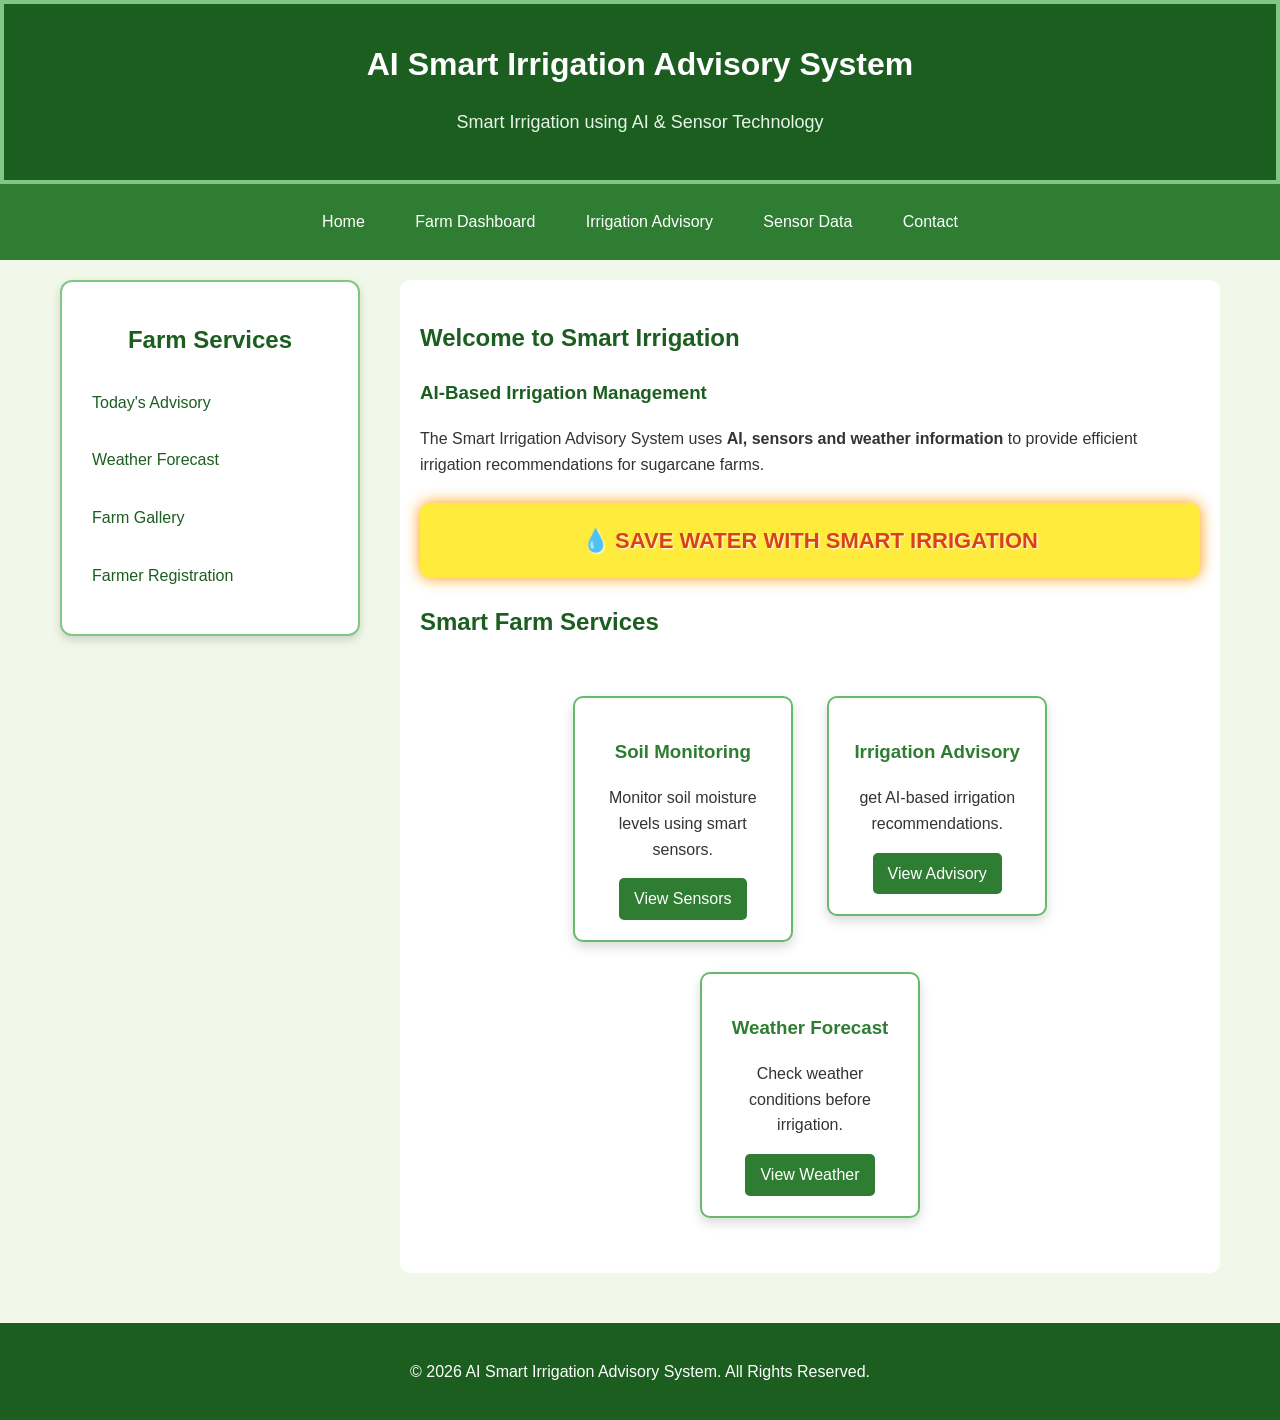
<file: index.html>
<!DOCTYPE html>
<html lang="en">

<head>

    <meta charset="UTF-8">

    <meta name="viewport"
          content="width=device-width, initial-scale=1.0">

    <title>AI Smart Irrigation Advisory System</title>

    <!-- EXTERNAL CSS -->

    <link rel="stylesheet" href="style.css">

    <link rel="stylesheet" href="layout.css">


    <!-- INTERNAL CSS -->

    <style>

        /* TASK 2: NAVIGATION MENU */

        nav ul {
            list-style-type: none;
            padding: 0;
            margin: 0;
            text-align: center;
        }

        nav li {
            display: inline-block;
            margin: 5px;
        }

        nav a {
            display: inline-block;
            color: white;
            background-color: #2e7d32;
            padding: 10px 18px;
            text-decoration: none;
            border-radius: 5px;
        }

        nav a:hover {
            background-color: #f9a825;
            color: black;
            text-decoration: underline;
        }

    </style>

</head>


<body>


<!-- =================================================
     TASK 1: INLINE CSS
     ================================================= -->

<header style="
    background-color: #1b5e20;
    color: white;
    padding: 25px;
    border: 4px solid #81c784;
    text-align: center;
">

    <h1 style="
        color: white;
        margin: 10px;
    ">

        AI Smart Irrigation Advisory System

    </h1>


    <p style="
        color: #e8f5e9;
        text-align: center;
        font-size: 18px;
    ">

        Smart Irrigation using AI &amp; Sensor Technology

    </p>

</header>


<!-- NAVIGATION -->

<nav>

    <ul>

        <li>
            <a href="index.html">Home</a>
        </li>

        <li>
            <a href="farm-info.html">Farm Dashboard</a>
        </li>

        <li>
            <a href="advisory.html">Irrigation Advisory</a>
        </li>

        <li>
            <a href="sensor-data.html">Sensor Data</a>
        </li>

        <li>
            <a href="contact.html">Contact</a>
        </li>

    </ul>

</nav>


<!-- =================================================
     TASK 9: PAGE LAYOUT
     ================================================= -->

<main class="page-container">


    <!-- SIDEBAR -->

    <aside class="sidebar">

        <h2>Farm Services</h2>

        <ul>

            <li>
                <a href="advisory.html">
                    Today's Advisory
                </a>
            </li>

            <li>
                <a href="weather.html">
                    Weather Forecast
                </a>
            </li>

            <li>
                <a href="gallery.html">
                    Farm Gallery
                </a>
            </li>

            <li>
                <a href="registration.html">
                    Farmer Registration
                </a>
            </li>

        </ul>

    </aside>


    <!-- CONTENT -->

    <section class="content">

        <h2>Welcome to Smart Irrigation</h2>


        <article>

            <h3>AI-Based Irrigation Management</h3>

            <p>

                The Smart Irrigation Advisory System uses
                <strong>AI, sensors and weather information</strong>
                to provide efficient irrigation recommendations
                for sugarcane farms.

            </p>

        </article>


        <!-- TASK 10 -->

        <div class="offer-box">

            💧 SAVE WATER WITH SMART IRRIGATION

        </div>


        <!-- TASK 5 -->

        <h2>Smart Farm Services</h2>


        <div class="card-container">


            <div class="farm-card">

                <h3>Soil Monitoring</h3>

                <p>
                    Monitor soil moisture levels using
                    smart sensors.
                </p>

                <a href="sensor-data.html">
                    View Sensors
                </a>

            </div>


            <div class="farm-card">

                <h3>Irrigation Advisory</h3>

                <p>
                    get AI-based irrigation
                    recommendations.
                </p>

                <a href="advisory.html">
                    View Advisory
                </a>

            </div>


            <div class="farm-card">

                <h3>Weather Forecast</h3>

                <p>
                    Check weather conditions
                    before irrigation.
                </p>

                <a href="weather.html">
                    View Weather
                </a>

            </div>


        </div>

    </section>

</main>


<!-- FOOTER -->

<footer>

    <p>
        &copy; 2026 AI Smart Irrigation Advisory System.
        All Rights Reserved.
    </p>

</footer>


</body>

</html>
</file>
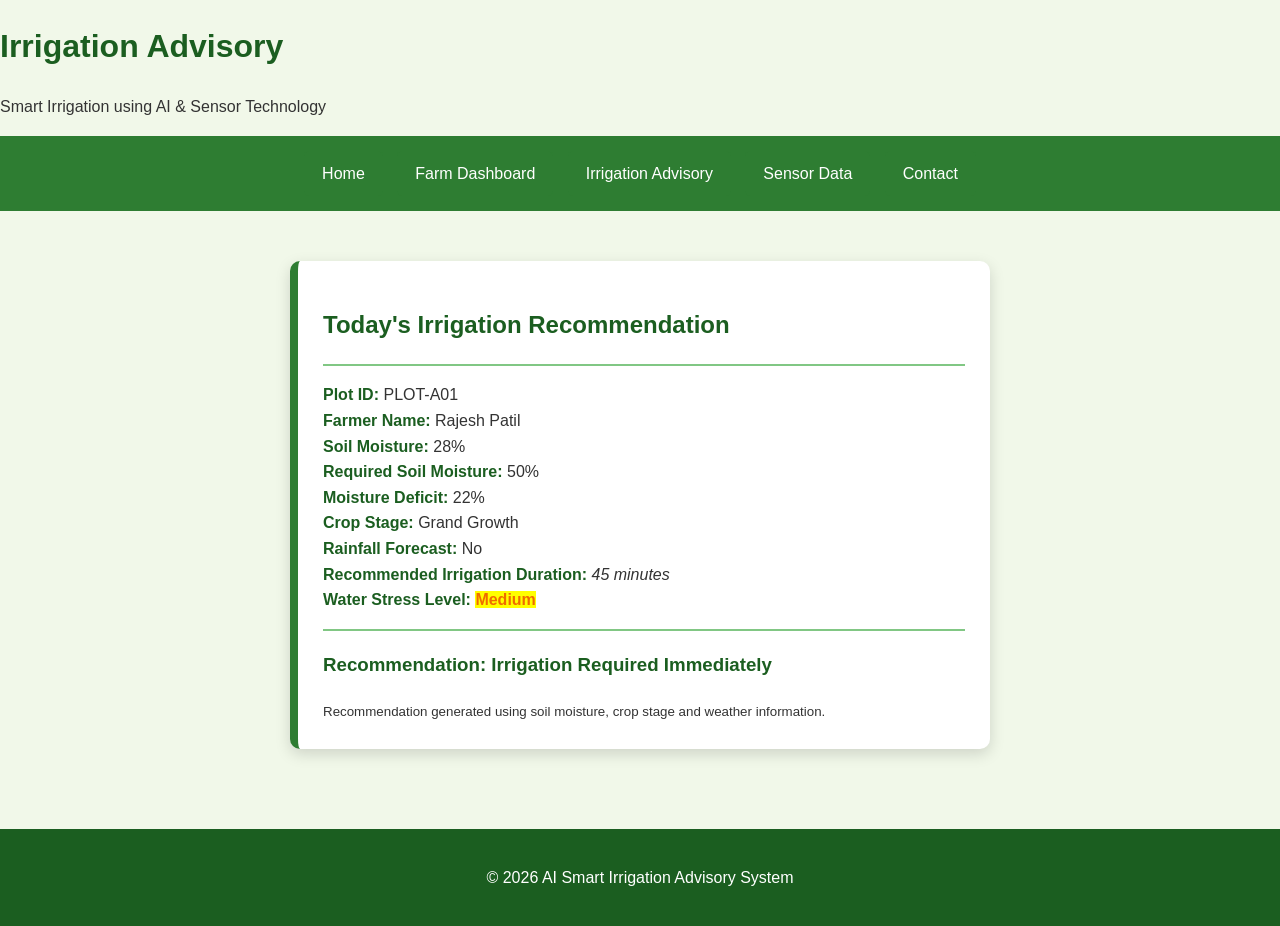
<file: advisory.html>
<!DOCTYPE html>
<html lang="en">

<head>

    <meta charset="UTF-8">

    <meta name="viewport"
          content="width=device-width, initial-scale=1.0">

    <title>Irrigation Advisory</title>

    <link rel="stylesheet" href="style.css">

</head>


<body>


<header>

    <h1>Irrigation Advisory</h1>

    <p>
        Smart Irrigation using AI &amp; Sensor Technology
    </p>

</header>


<nav>

    <ul>

        <li><a href="index.html">Home</a></li>

        <li><a href="farm-info.html">Farm Dashboard</a></li>

        <li><a href="advisory.html">Irrigation Advisory</a></li>

        <li><a href="sensor-data.html">Sensor Data</a></li>

        <li><a href="contact.html">Contact</a></li>

    </ul>

</nav>


<section>

    <div class="advisory-box">

        <h2>Today's Irrigation Recommendation</h2>

        <hr>

        <p>

            <strong>Plot ID:</strong>
            <span id="plotId">PLOT-A01</span>

            <br>

            <strong>Farmer Name:</strong>
            <span id="farmerName">Rajesh Patil</span>

            <br>

            <strong>Soil Moisture:</strong>
            <span id="soilMoisture">28%</span>

            <br>

            <strong>Required Soil Moisture:</strong>
            <span id="requiredMoisture">50%</span>

            <br>

            <strong>Moisture Deficit:</strong>
            <span id="moistureDeficit"></span>

            <br>

            <strong>Crop Stage:</strong>
            <span id="cropStage">Grand Growth</span>

            <br>

            <strong>Rainfall Forecast:</strong>
            <span id="rainfallForecast">No</span>

            <br>

            <strong>Recommended Irrigation Duration:</strong>
            <em>45 minutes</em>

            <br>

            <strong>Water Stress Level:</strong>
            <mark class="stress-medium" id="stressLevel">
                Medium
            </mark>

        </p>

        <hr>

        <h3 id="recommendation"></h3>

        <small>
            Recommendation generated using soil moisture,
            crop stage and weather information.
        </small>

    </div>

</section>


<footer>

    <p>
        &copy; 2026 AI Smart Irrigation Advisory System
    </p>

</footer>


<script>

    
    let farmerName = "Rajesh Patil";
    let plotId = "PLOT-A01";

    let currentSoilMoisture = 28;
    let requiredSoilMoisture = 50;

    
    let moistureDeficit =
        requiredSoilMoisture - currentSoilMoisture;

    
    document.getElementById("moistureDeficit").innerHTML =
        moistureDeficit + "%";


    

    let soilMoisture = currentSoilMoisture;

    let rainfallForecast = "No";

    let cropStage = "Grand Growth";

    let recommendation;


    

    if (rainfallForecast.toLowerCase() === "yes") {

        recommendation =
            "Postpone Irrigation - Rain Expected";

    }

    else if (soilMoisture < 30) {

        recommendation =
            "Irrigation Required Immediately";

    }

    else if (soilMoisture >= 30 &&
             soilMoisture <= 50) {

        recommendation =
            "Monitor Soil Moisture";

    }

    else if (soilMoisture > 50) {

        recommendation =
            "Irrigation Not Required";

    }


    
    document.getElementById("recommendation").innerHTML =
        "Recommendation: " + recommendation;


    

    alert(
        "Irrigation Advisory\n\n" +

        "Farmer Name: " + farmerName +
        "\nPlot ID: " + plotId +

        "\nCurrent Soil Moisture: " +
        currentSoilMoisture + "%" +

        "\nRequired Soil Moisture: " +
        requiredSoilMoisture + "%" +

        "\nMoisture Deficit: " +
        moistureDeficit + "%" +

        "\nCrop Stage: " +
        cropStage +

        "\nRainfall Forecast: " +
        rainfallForecast +

        "\n\nRecommendation: " +
        recommendation
    );

    document.write(
        "<!-- Moisture deficit calculated: " +
        moistureDeficit +
        "% -->"
    );

</script>


</body>

</html>
</file>
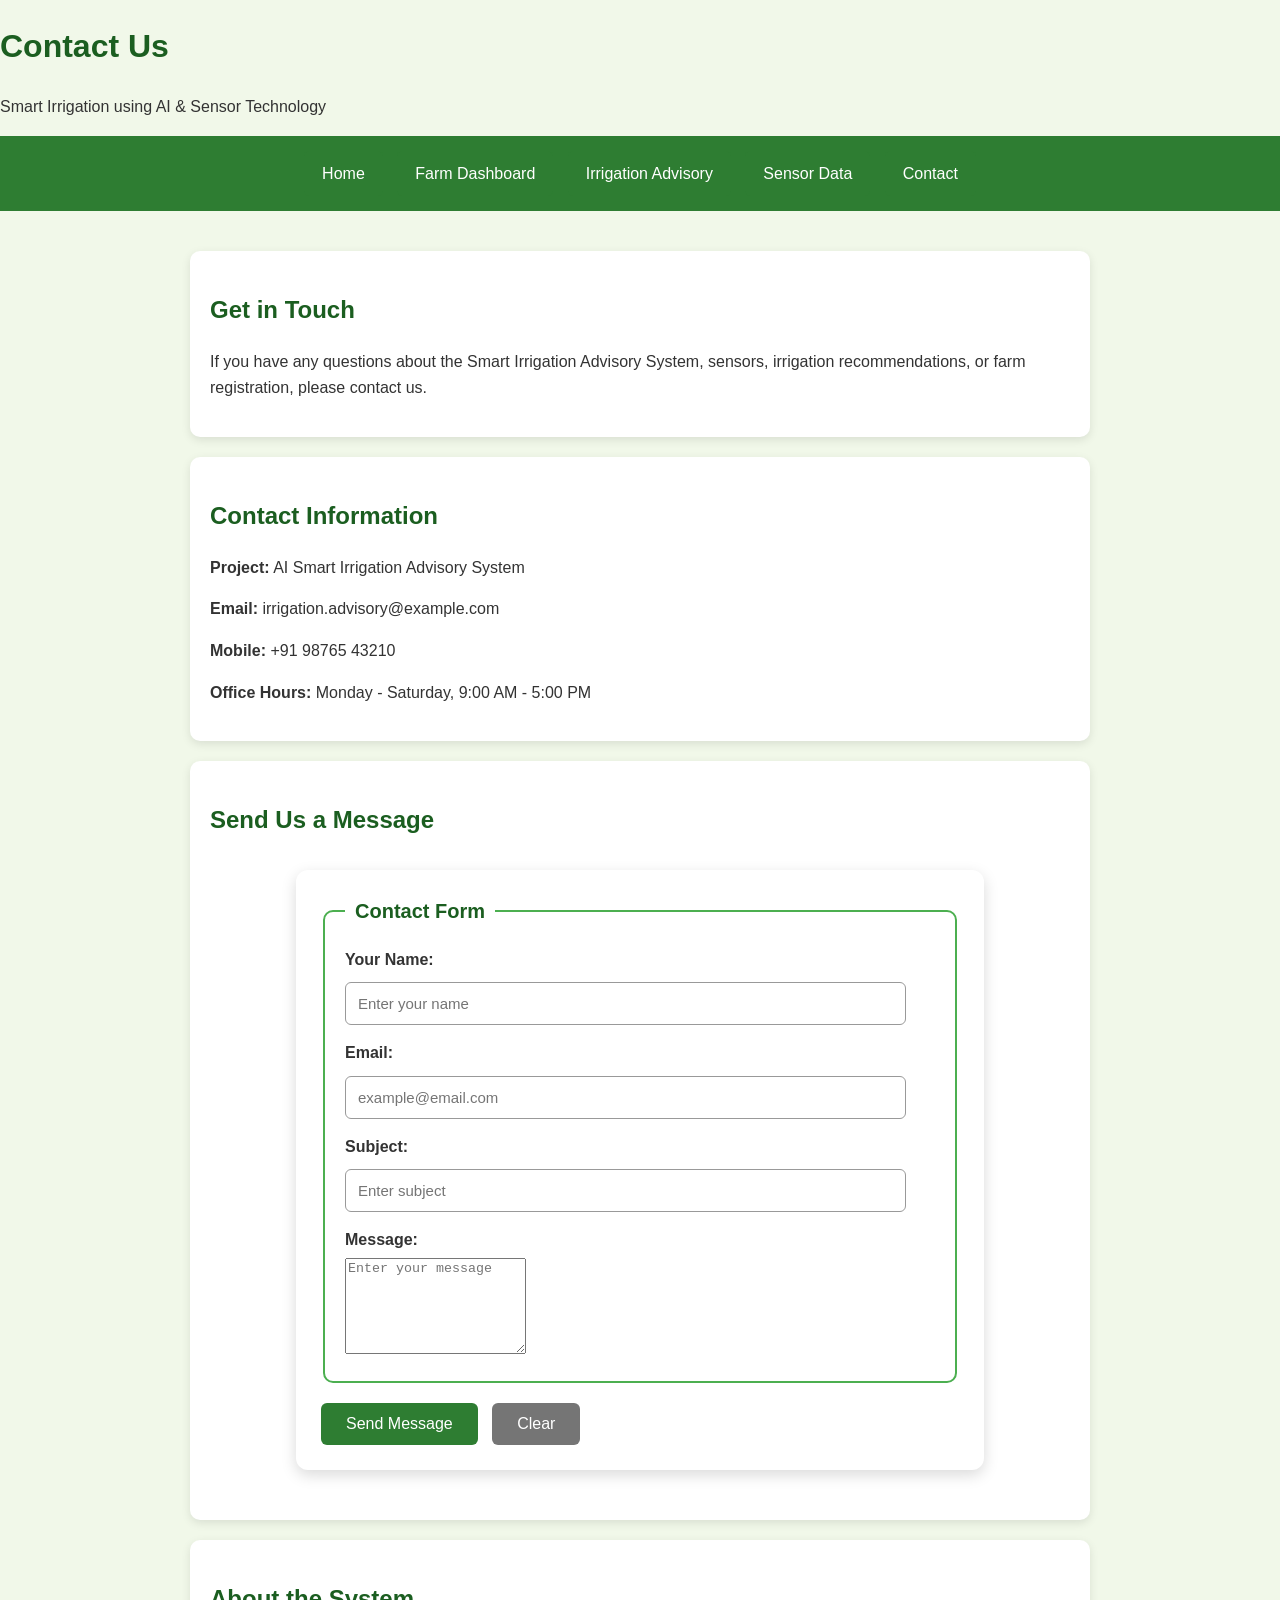
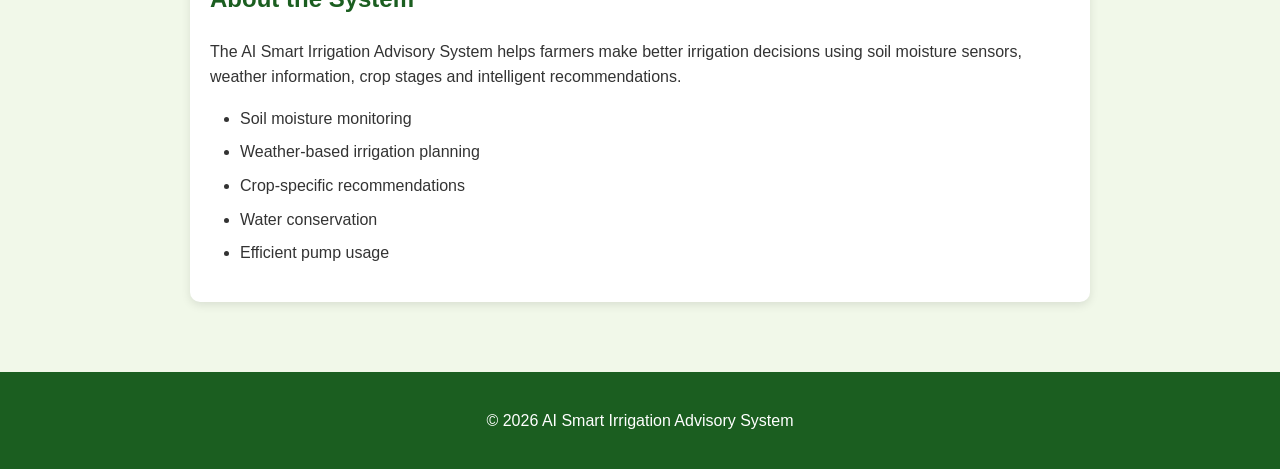
<file: contact.html>
<!DOCTYPE html>
<html lang="en">

<head>

    <meta charset="UTF-8">

    <meta name="viewport"
          content="width=device-width, initial-scale=1.0">

    <title>Contact Us</title>

    <link rel="stylesheet" href="style.css">

    <link rel="stylesheet" href="form.css">

</head>


<body>


<header>

    <h1>Contact Us</h1>

    <p>
        Smart Irrigation using AI &amp; Sensor Technology
    </p>

</header>


<nav>

    <ul>

        <li>
            <a href="index.html">Home</a>
        </li>

        <li>
            <a href="farm-info.html">Farm Dashboard</a>
        </li>

        <li>
            <a href="advisory.html">Irrigation Advisory</a>
        </li>

        <li>
            <a href="sensor-data.html">Sensor Data</a>
        </li>

        <li>
            <a href="contact.html">Contact</a>
        </li>

    </ul>

</nav>


<section>


    <div class="info-section">

        <h2>Get in Touch</h2>

        <p>
            If you have any questions about the Smart Irrigation
            Advisory System, sensors, irrigation recommendations,
            or farm registration, please contact us.
        </p>

    </div>


    <div class="info-section">

        <h2>Contact Information</h2>

        <p>
            <strong>Project:</strong>
            AI Smart Irrigation Advisory System
        </p>

        <p>
            <strong>Email:</strong>
            irrigation.advisory@example.com
        </p>

        <p>
            <strong>Mobile:</strong>
            +91 98765 43210
        </p>

        <p>
            <strong>Office Hours:</strong>
            Monday - Saturday, 9:00 AM - 5:00 PM
        </p>

    </div>


    <div class="info-section">

        <h2>Send Us a Message</h2>


        <form id="contactForm">


            <fieldset>

                <legend>Contact Form</legend>


                <label for="contactName">
                    Your Name:
                </label>

                <br>

                <input type="text"
                       id="contactName"
                       name="contactName"
                       placeholder="Enter your name"
                       required>


                <label for="contactEmail">
                    Email:
                </label>

                <br>

                <input type="email"
                       id="contactEmail"
                       name="contactEmail"
                       placeholder="example@email.com"
                       required>


                <label for="subject">
                    Subject:
                </label>

                <br>

                <input type="text"
                       id="subject"
                       name="subject"
                       placeholder="Enter subject"
                       required>


                <label for="message">
                    Message:
                </label>

                <br>

                <textarea id="message"
                          name="message"
                          rows="6"
                          placeholder="Enter your message"
                          required></textarea>


            </fieldset>


            <input type="submit"
                   value="Send Message">


            <input type="reset"
                   value="Clear">


        </form>


    </div>


    <div class="info-section">

        <h2>About the System</h2>

        <p>
            The AI Smart Irrigation Advisory System helps farmers
            make better irrigation decisions using soil moisture
            sensors, weather information, crop stages and
            intelligent recommendations.
        </p>

        <ul>

            <li>
                Soil moisture monitoring
            </li>

            <li>
                Weather-based irrigation planning
            </li>

            <li>
                Crop-specific recommendations
            </li>

            <li>
                Water conservation
            </li>

            <li>
                Efficient pump usage
            </li>

        </ul>

    </div>


</section>


<footer>

    <p>
        &copy; 2026 AI Smart Irrigation Advisory System
    </p>

</footer>


<script>

    document.getElementById("contactForm")
    .addEventListener("submit", function(event) {

        event.preventDefault();

        let name =
            document.getElementById("contactName").value.trim();

        let email =
            document.getElementById("contactEmail").value.trim();

        let subject =
            document.getElementById("subject").value.trim();

        let message =
            document.getElementById("message").value.trim();


        if (
            name === "" ||
            email === "" ||
            subject === "" ||
            message === ""
        ) {

            alert("Please fill in all fields.");

            return;

        }


        alert(
            "Message Sent Successfully!\n\n" +
            "Thank you, " + name + ".\n" +
            "We will get back to you soon."
        );


        document.getElementById("contactForm").reset();

    });

</script>


</body>

</html>
</file>
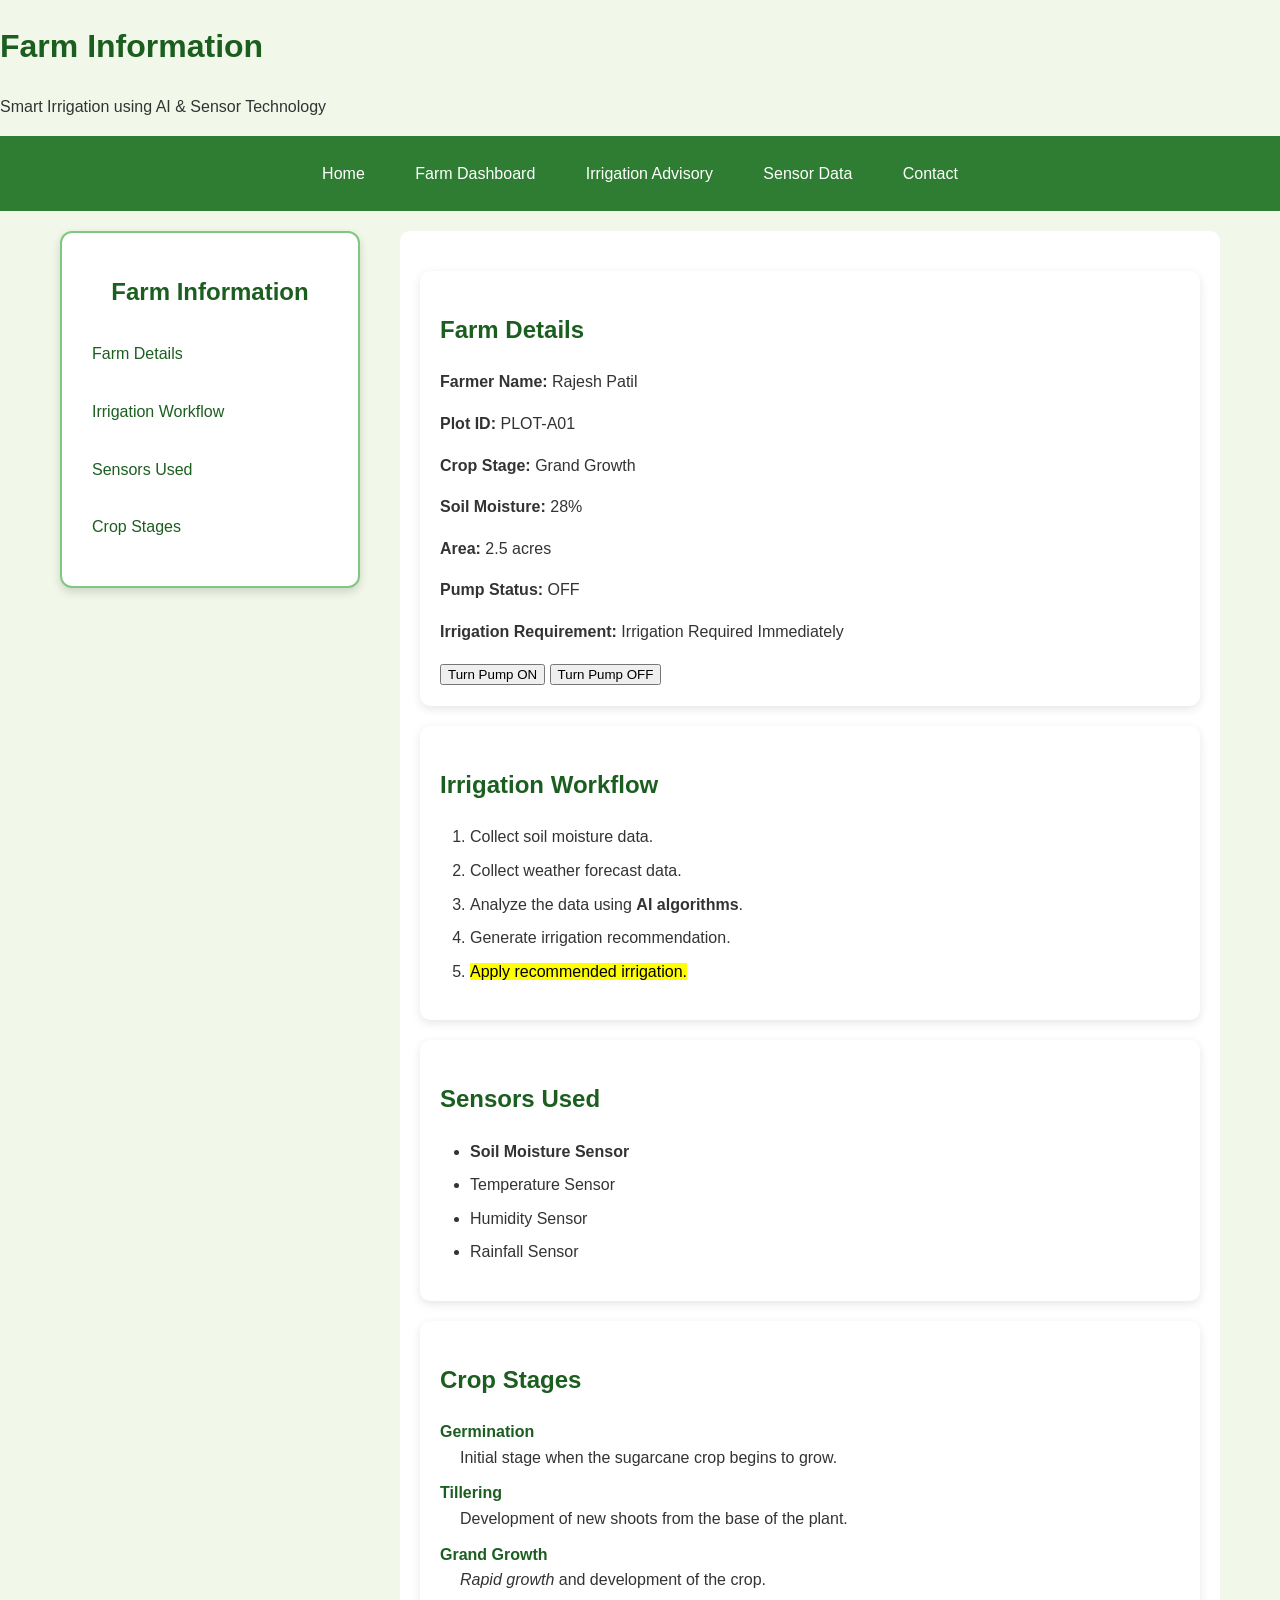
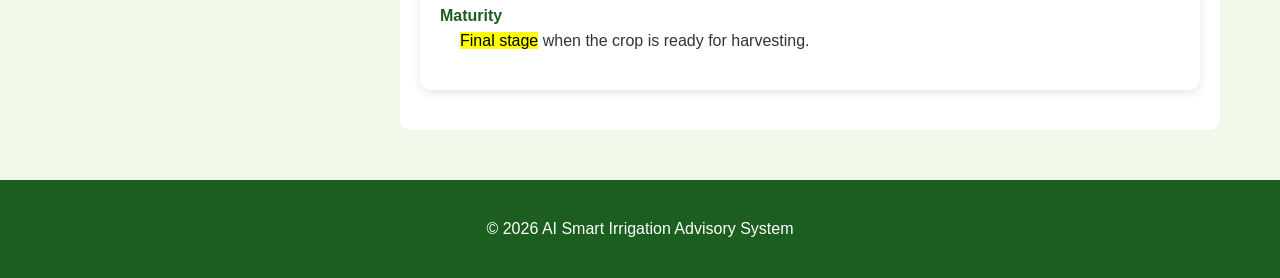
<file: farm-info.html>
<!DOCTYPE html>
<html lang="en">

<head>

    <meta charset="UTF-8">

    <meta name="viewport"
          content="width=device-width, initial-scale=1.0">

    <title>Farm Information</title>

    <link rel="stylesheet" href="style.css">

    <link rel="stylesheet" href="layout.css">

</head>

<body>

<header>

    <h1>Farm Information</h1>

    <p>
        Smart Irrigation using AI &amp; Sensor Technology
    </p>

</header>

<nav>

    <ul>

        <li><a href="index.html">Home</a></li>

        <li><a href="farm-info.html">Farm Dashboard</a></li>

        <li><a href="advisory.html">Irrigation Advisory</a></li>

        <li><a href="sensor-data.html">Sensor Data</a></li>

        <li><a href="contact.html">Contact</a></li>

    </ul>

</nav>

<main class="page-container">

<aside class="sidebar">

    <h2>Farm Information</h2>

    <ul>

        <li><a href="#farm-details">Farm Details</a></li>

        <li><a href="#workflow">Irrigation Workflow</a></li>

        <li><a href="#sensors">Sensors Used</a></li>

        <li><a href="#stages">Crop Stages</a></li>

    </ul>

</aside>

<section class="content">

<div class="info-section" id="farm-details">

    <h2>Farm Details</h2>

    <p>
        <strong>Farmer Name:</strong>
        <span id="farmerName"></span>
    </p>

    <p>
        <strong>Plot ID:</strong>
        <span id="plotId"></span>
    </p>

    <p>
        <strong>Crop Stage:</strong>
        <span id="cropStage"></span>
    </p>

    <p>
        <strong>Soil Moisture:</strong>
        <span id="soilMoisture"></span>%
    </p>

    <p>
        <strong>Area:</strong>
        <span id="area"></span> acres
    </p>

    <p>
        <strong>Pump Status:</strong>
        <span id="pumpStatus"></span>
    </p>

    <p>
        <strong>Irrigation Requirement:</strong>
        <span id="irrigationStatus"></span>
    </p>

    <button onclick="turnPumpOn()">
        Turn Pump ON
    </button>

    <button onclick="turnPumpOff()">
        Turn Pump OFF
    </button>

</div>

<div class="info-section" id="workflow">

    <h2>Irrigation Workflow</h2>

    <ol>

        <li>Collect soil moisture data.</li>

        <li>Collect weather forecast data.</li>

        <li>Analyze the data using <b>AI algorithms</b>.</li>

        <li>Generate irrigation recommendation.</li>

        <li>
            <mark>Apply recommended irrigation.</mark>
        </li>

    </ol>

</div>

<div class="info-section" id="sensors">

    <h2>Sensors Used</h2>

    <ul>

        <li><b>Soil Moisture Sensor</b></li>

        <li>Temperature Sensor</li>

        <li>Humidity Sensor</li>

        <li>Rainfall Sensor</li>

    </ul>

</div>

<div class="info-section" id="stages">

    <h2>Crop Stages</h2>

    <dl>

        <dt>Germination</dt>

        <dd>
            Initial stage when the sugarcane crop begins to grow.
        </dd>

        <dt>Tillering</dt>

        <dd>
            Development of new shoots from the base of the plant.
        </dd>

        <dt>Grand Growth</dt>

        <dd>
            <i>Rapid growth</i> and development of the crop.
        </dd>

        <dt>Maturity</dt>

        <dd>
            <mark>Final stage</mark> when the crop is ready for harvesting.
        </dd>

    </dl>

</div>

</section>

</main>

<footer>

    <p>
        &copy; 2026 AI Smart Irrigation Advisory System
    </p>

</footer>

<script>

let farm = {

    farmerName: "Rajesh Patil",

    plotId: "PLOT-A01",

    cropStage: "Grand Growth",

    soilMoisture: 28,

    area: 2.5,

    pumpStatus: "OFF",

    displayFarmInfo: function() {

        document.getElementById("farmerName").innerHTML =
            this.farmerName;

        document.getElementById("plotId").innerHTML =
            this.plotId;

        document.getElementById("cropStage").innerHTML =
            this.cropStage;

        document.getElementById("soilMoisture").innerHTML =
            this.soilMoisture;

        document.getElementById("area").innerHTML =
            this.area;

        document.getElementById("pumpStatus").innerHTML =
            this.pumpStatus;

        document.getElementById("irrigationStatus").innerHTML =
            this.checkIrrigationRequirement();
    },

    checkIrrigationRequirement: function() {

        if (this.soilMoisture < 30) {

            return "Irrigation Required Immediately";

        }

        else if (this.soilMoisture >= 30 &&
                 this.soilMoisture <= 50) {

            return "Monitor Soil Moisture";

        }

        else {

            return "Irrigation Not Required";

        }
    },

    updatePumpStatus: function(status) {

        this.pumpStatus = status;

        document.getElementById("pumpStatus").innerHTML =
            this.pumpStatus;

    }

};

farm.displayFarmInfo();

function turnPumpOn() {

    farm.updatePumpStatus("ON");

    alert("Pump has been turned ON.");

}

function turnPumpOff() {

    farm.updatePumpStatus("OFF");

    alert("Pump has been turned OFF.");

}

</script>

</body>

</html>
</file>
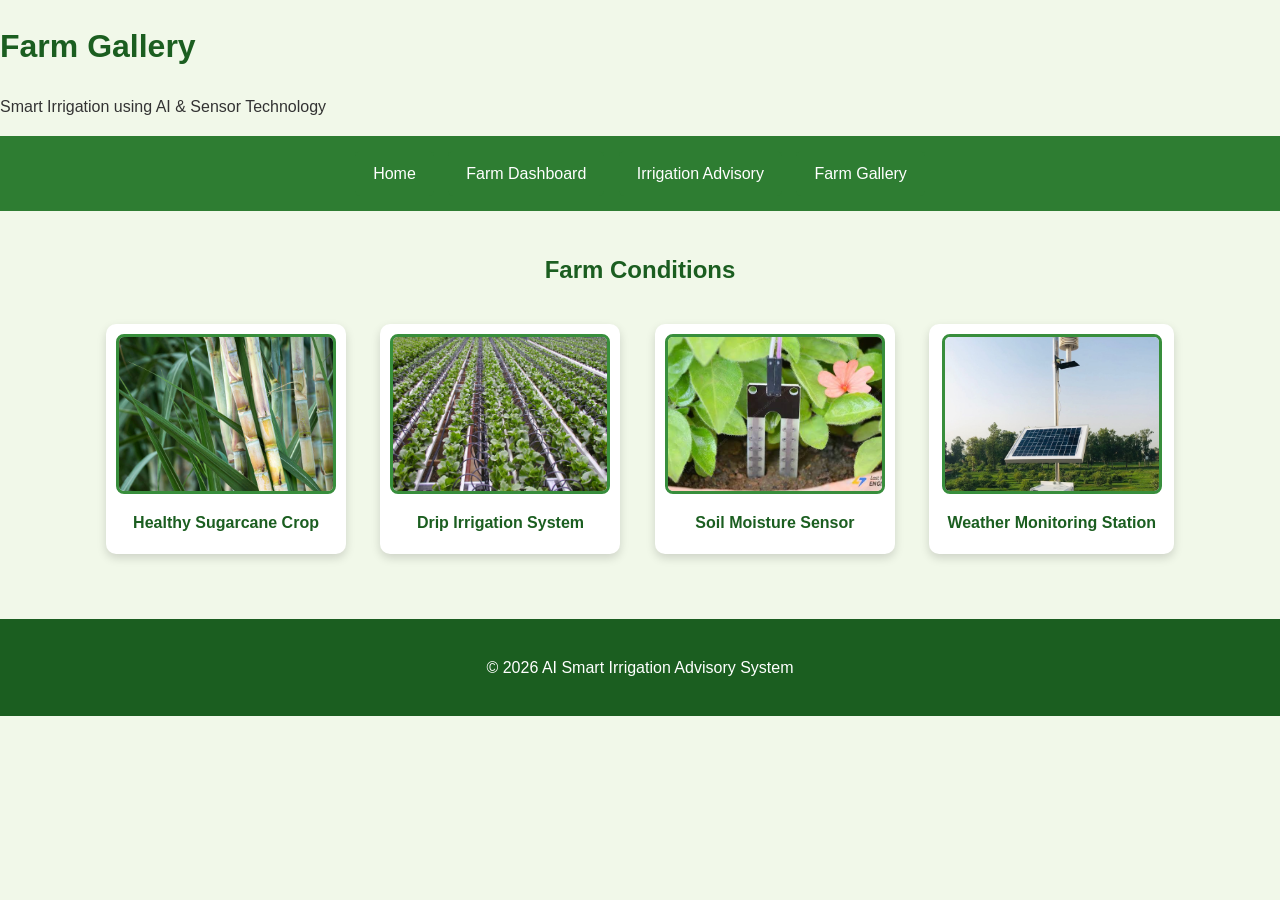
<file: gallery.html>
<!DOCTYPE html>
<html lang="en">

<head>

    <meta charset="UTF-8">

    <meta name="viewport"
          content="width=device-width, initial-scale=1.0">

    <title>Farm Gallery</title>

    <link rel="stylesheet" href="style.css">

</head>


<body>


<header>

    <h1>Farm Gallery</h1>

    <p>
        Smart Irrigation using AI &amp; Sensor Technology
    </p>

</header>


<nav>

    <ul>

        <li><a href="index.html">Home</a></li>

        <li><a href="farm-info.html">Farm Dashboard</a></li>

        <li><a href="advisory.html">Irrigation Advisory</a></li>

        <li><a href="gallery.html">Farm Gallery</a></li>

    </ul>

</nav>


<section class="gallery">

    <h2>Farm Conditions</h2>


    <figure>

        <a href="healthy-crop.html">

            <img src="images/sugarcane.jpg"
                 alt="Healthy Sugarcane Crop"
                 title="Healthy Sugarcane Crop">

        </a>

        <figcaption>
            Healthy Sugarcane Crop
        </figcaption>

    </figure>


    <figure>

        <a href="drip-system.html">

            <img src="images/drip.jpg"
                 alt="Drip Irrigation System"
                 title="Drip Irrigation System">

        </a>

        <figcaption>
            Drip Irrigation System
        </figcaption>

    </figure>


    <figure>

        <a href="soil-sensor.html">

            <img src="images/moisture-sensor.jpg"
                 alt="Soil Moisture Sensor"
                 title="Soil Moisture Sensor">

        </a>

        <figcaption>
            Soil Moisture Sensor
        </figcaption>

    </figure>


    <figure>

        <a href="weather-station.html">

            <img src="images/weather-station.jpg"
                 alt="Weather Monitoring Station"
                 title="Weather Monitoring Station">

        </a>

        <figcaption>
            Weather Monitoring Station
        </figcaption>

    </figure>


</section>


<footer>

    <p>
        &copy; 2026 AI Smart Irrigation Advisory System
    </p>

</footer>


</body>

</html>
</file>
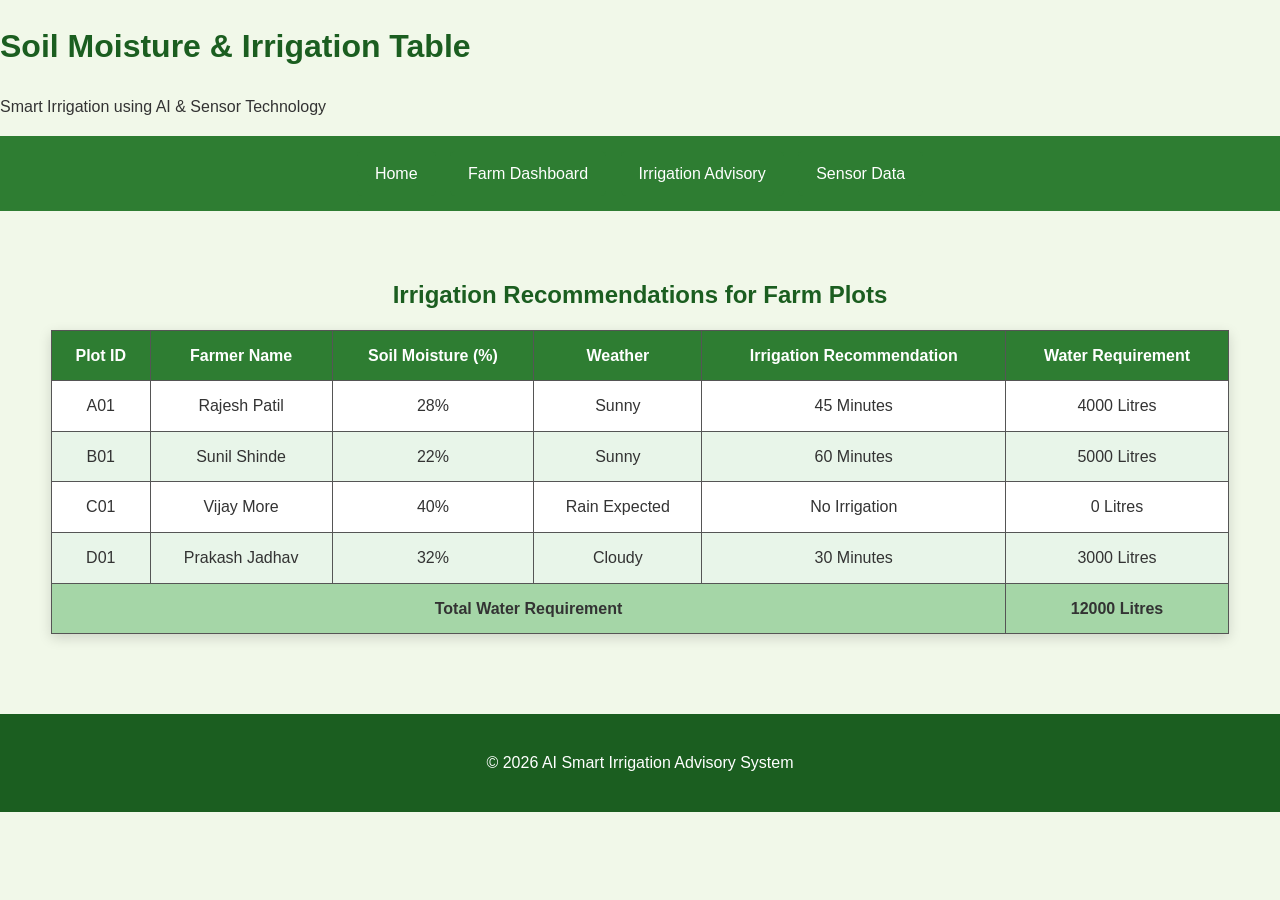
<file: irrigation-table.html>
<!DOCTYPE html>
<html lang="en">

<head>

    <meta charset="UTF-8">

    <meta name="viewport"
          content="width=device-width, initial-scale=1.0">

    <title>Irrigation Recommendation Table</title>

    <link rel="stylesheet" href="style.css">

    <link rel="stylesheet" href="table.css">

</head>


<body>


<header>

    <h1>Soil Moisture &amp; Irrigation Table</h1>

    <p>
        Smart Irrigation using AI &amp; Sensor Technology
    </p>

</header>


<nav>

    <ul>

        <li><a href="index.html">Home</a></li>

        <li><a href="farm-info.html">Farm Dashboard</a></li>

        <li><a href="advisory.html">Irrigation Advisory</a></li>

        <li><a href="sensor-data.html">Sensor Data</a></li>

    </ul>

</nav>


<section>


<table class="irrigation-table">


<caption>
    Irrigation Recommendations for Farm Plots
</caption>


<thead>

<tr>

    <th>Plot ID</th>

    <th>Farmer Name</th>

    <th>Soil Moisture (%)</th>

    <th>Weather</th>

    <th>Irrigation Recommendation</th>

    <th>Water Requirement</th>

</tr>

</thead>


<tbody>


<tr>

    <td>A01</td>

    <td>Rajesh Patil</td>

    <td>28%</td>

    <td>Sunny</td>

    <td>45 Minutes</td>

    <td>4000 Litres</td>

</tr>


<tr>

    <td>B01</td>

    <td>Sunil Shinde</td>

    <td>22%</td>

    <td>Sunny</td>

    <td>60 Minutes</td>

    <td>5000 Litres</td>

</tr>


<tr>

    <td>C01</td>

    <td>Vijay More</td>

    <td>40%</td>

    <td>Rain Expected</td>

    <td>No Irrigation</td>

    <td>0 Litres</td>

</tr>


<tr>

    <td>D01</td>

    <td>Prakash Jadhav</td>

    <td>32%</td>

    <td>Cloudy</td>

    <td>30 Minutes</td>

    <td>3000 Litres</td>

</tr>


</tbody>


<tfoot>

<tr>

    <td colspan="5">
        Total Water Requirement
    </td>

    <td>
        12000 Litres
    </td>

</tr>

</tfoot>


</table>


</section>


<footer>

    <p>
        &copy; 2026 AI Smart Irrigation Advisory System
    </p>

</footer>


</body>

</html>
</file>
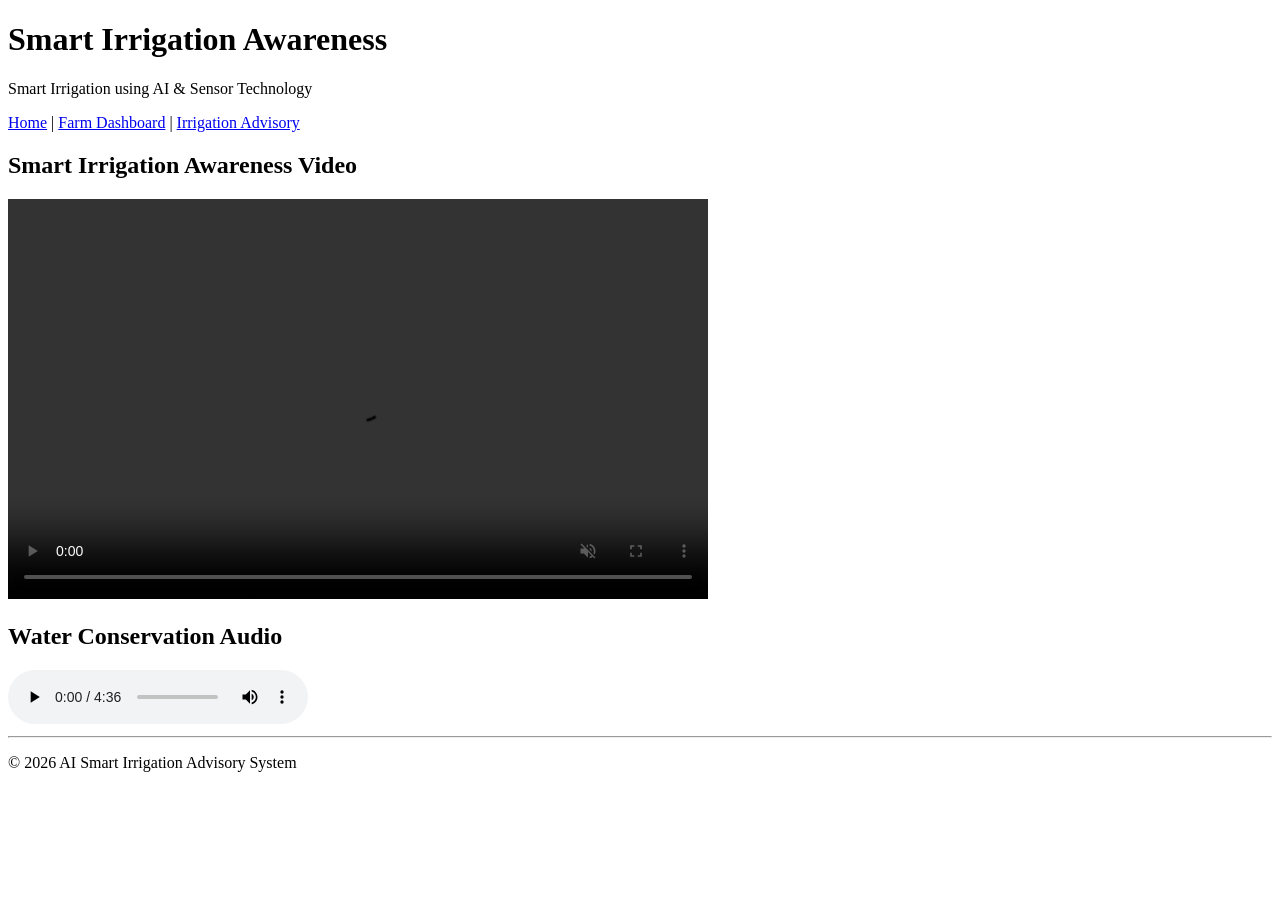
<file: media.html>
<!DOCTYPE html>
<html lang="en">
<head>
    <meta charset="UTF-8">
    <meta name="viewport" content="width=device-width, initial-scale=1.0">
    <title>Smart Irrigation Awareness</title>
</head>

<body>

<header>
    <h1>Smart Irrigation Awareness</h1>
    <p>Smart Irrigation using AI &amp; Sensor Technology</p>
</header>

<nav>
    <a href="index.html">Home</a> |
    <a href="farm-info.html">Farm Dashboard</a> |
    <a href="advisory.html">Irrigation Advisory</a>
</nav>

<section>

    <h2>Smart Irrigation Awareness Video</h2>

    <video width="700"
           height="400"
           controls
           autoplay
           loop
           muted>
        <source src="media/smart-irrigation.mp4" type="video/mp4">
        Your browser does not support the video element.
    </video>

    <h2>Water Conservation Audio</h2>

    <audio controls autoplay loop>
        <source src="media/water-conservation.mp3" type="audio/mpeg">
        Your browser does not support the audio element.
    </audio>

</section>

<script>
    alert("Welcome to the Irrigation Advisory System");
</script>

<footer>
    <hr>
    <p>&copy; 2026 AI Smart Irrigation Advisory System</p>
</footer>

</body>
</html>
</file>
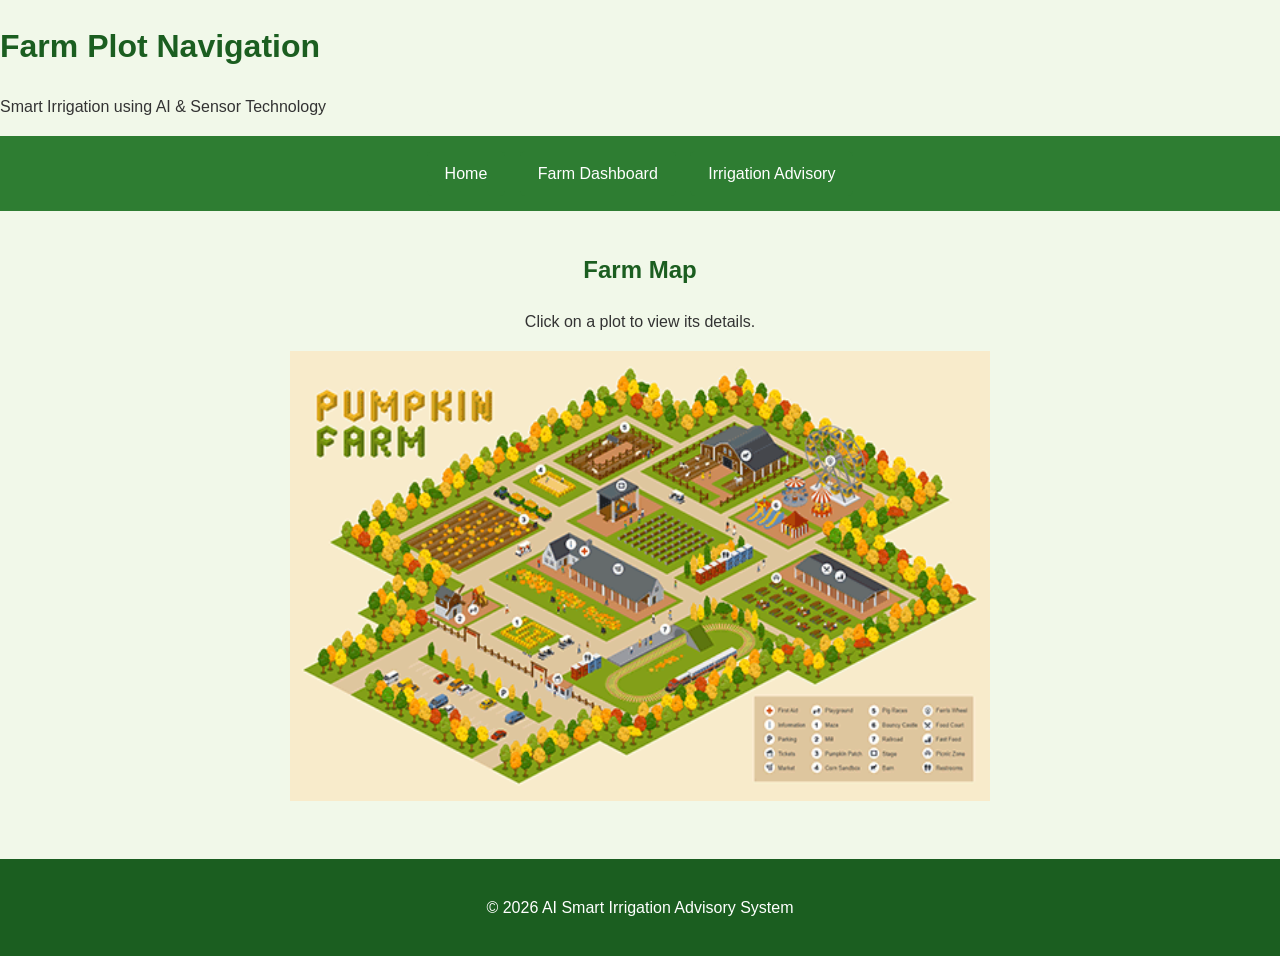
<file: plot-map.html>
<!DOCTYPE html>
<html lang="en">

<head>

    <meta charset="UTF-8">

    <meta name="viewport"
          content="width=device-width, initial-scale=1.0">

    <title>Farm Plot Map</title>

    <link rel="stylesheet" href="style.css">

</head>


<body>


<header>

    <h1>Farm Plot Navigation</h1>

    <p>
        Smart Irrigation using AI &amp; Sensor Technology
    </p>

</header>


<nav>

    <ul>

        <li><a href="index.html">Home</a></li>

        <li><a href="farm-info.html">Farm Dashboard</a></li>

        <li><a href="advisory.html">Irrigation Advisory</a></li>

    </ul>

</nav>


<section style="text-align:center;">

    <h2>Farm Map</h2>

    <p>
        Click on a plot to view its details.
    </p>


    <img src="images/farm-map.jpg"
         alt="Farm Map"
         title="Click a plot to view details"
         width="700"
         height="450"
         usemap="#farmmap">


    <map name="farmmap">


        <area shape="rect"
              coords="50,50,250,200"
              href="plot-a.html"
              alt="Plot A"
              title="Plot A">


        <area shape="rect"
              coords="260,50,470,200"
              href="plot-b.html"
              alt="Plot B"
              title="Plot B">


        <area shape="rect"
              coords="480,50,680,200"
              href="plot-c.html"
              alt="Plot C"
              title="Plot C">


    </map>

</section>


<footer>

    <p>
        &copy; 2026 AI Smart Irrigation Advisory System
    </p>

</footer>


</body>

</html>
</file>
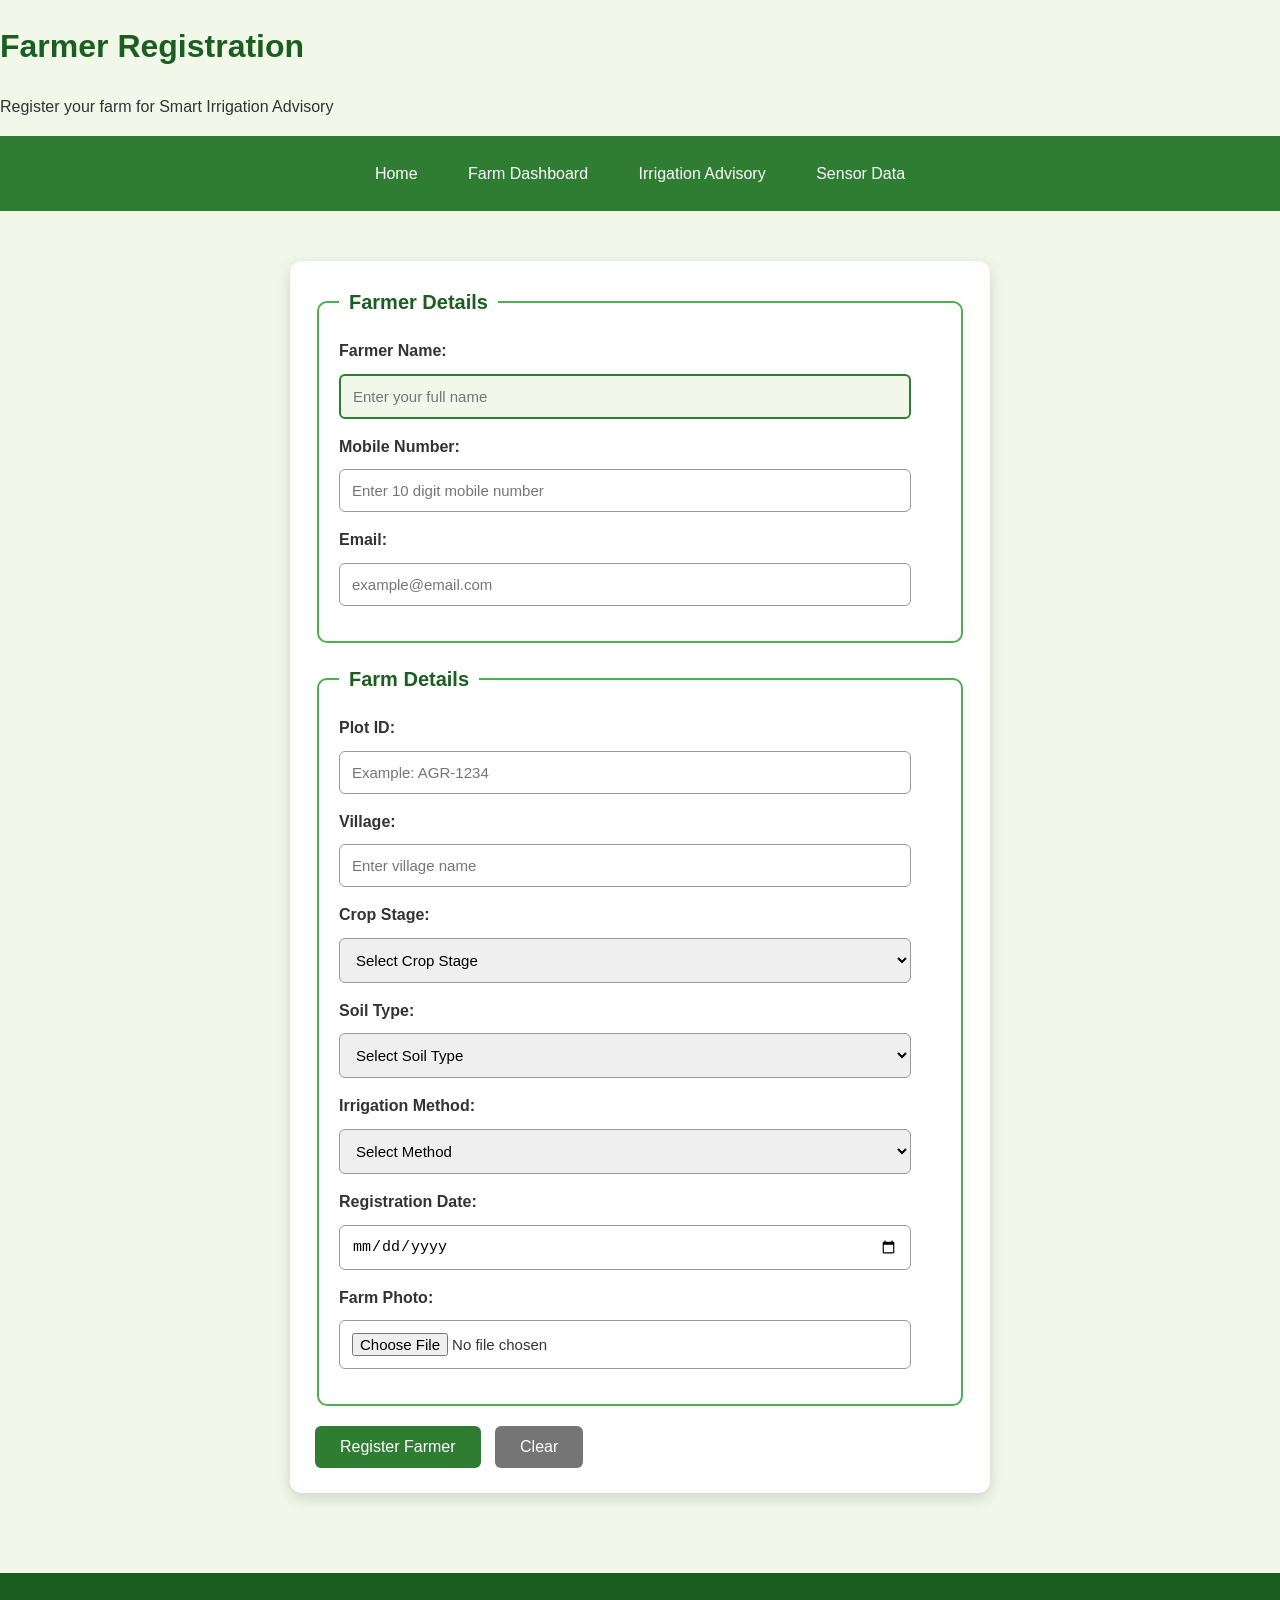
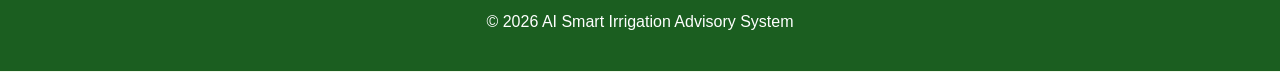
<file: registration.html>
<!DOCTYPE html>
<html lang="en">

<head>

    <meta charset="UTF-8">

    <meta name="viewport"
          content="width=device-width, initial-scale=1.0">

    <title>Farmer Registration</title>

    <link rel="stylesheet" href="style.css">

    <link rel="stylesheet" href="form.css">

</head>


<body>


<header>

    <h1>Farmer Registration</h1>

    <p>
        Register your farm for Smart Irrigation Advisory
    </p>

</header>


<nav>

    <ul>

        <li><a href="index.html">Home</a></li>

        <li><a href="farm-info.html">Farm Dashboard</a></li>

        <li><a href="advisory.html">Irrigation Advisory</a></li>

        <li><a href="sensor-data.html">Sensor Data</a></li>

    </ul>

</nav>


<section>


<form id="registrationForm"
      action="#"
      method="post"
      enctype="multipart/form-data">


<fieldset>

    <legend>Farmer Details</legend>


    <label for="name">
        Farmer Name:
    </label>

    <br>

    <input type="text"
           id="name"
           name="name"
           placeholder="Enter your full name"
           required
           autofocus>


    <label for="mobile">
        Mobile Number:
    </label>

    <br>

    <input type="tel"
           id="mobile"
           name="mobile"
           placeholder="Enter 10 digit mobile number"
           maxlength="10"
           required>


    <label for="email">
        Email:
    </label>

    <br>

    <input type="email"
           id="email"
           name="email"
           placeholder="example@email.com"
           required>

</fieldset>


<fieldset>

    <legend>Farm Details</legend>


    <label for="plot">
        Plot ID:
    </label>

    <br>

    <input type="text"
           id="plot"
           name="plot"
           placeholder="Example: AGR-1234"
           required>


    <label for="village">
        Village:
    </label>

    <br>

    <input type="text"
           id="village"
           name="village"
           placeholder="Enter village name"
           required>


    <label for="stage">
        Crop Stage:
    </label>

    <br>

    <select id="stage"
            name="stage"
            required>

        <option value="">
            Select Crop Stage
        </option>

        <option value="Germination">
            Germination
        </option>

        <option value="Tillering">
            Tillering
        </option>

        <option value="Grand Growth">
            Grand Growth
        </option>

        <option value="Maturity">
            Maturity
        </option>

    </select>


    <label for="soil">
        Soil Type:
    </label>

    <br>

    <select id="soil"
            name="soil"
            required>

        <option value="">
            Select Soil Type
        </option>

        <option value="Black Soil">
            Black Soil
        </option>

        <option value="Red Soil">
            Red Soil
        </option>

        <option value="Alluvial Soil">
            Alluvial Soil
        </option>

        <option value="Loamy Soil">
            Loamy Soil
        </option>

    </select>


    <label for="irrigation">
        Irrigation Method:
    </label>

    <br>

    <select id="irrigation"
            name="irrigation"
            required>

        <option value="">
            Select Method
        </option>

        <option value="Drip Irrigation">
            Drip Irrigation
        </option>

        <option value="Sprinkler Irrigation">
            Sprinkler Irrigation
        </option>

        <option value="Flood Irrigation">
            Flood Irrigation
        </option>

    </select>


    <label for="date">
        Registration Date:
    </label>

    <br>

    <input type="date"
           id="date"
           name="date"
           required>


    <label for="photo">
        Farm Photo:
    </label>

    <br>

    <input type="file"
           id="photo"
           name="photo"
           accept="image/*"
           required>

</fieldset>


<input type="submit"
       value="Register Farmer">


<input type="reset"
       value="Clear">


</form>


</section>


<footer>

    <p>
        &copy; 2026 AI Smart Irrigation Advisory System
    </p>

</footer>



<script>

$(document).ready(function() {

    $("#registrationForm").on("submit", function(event) {

        event.preventDefault();

        let farmerName = $("#name").val().trim();
        let mobileNumber = $("#mobile").val().trim();
        let email = $("#email").val().trim();
        let plotId = $("#plot").val().trim();
        let village = $("#village").val().trim();
        let cropStage = $("#stage").val();
        let soilType = $("#soil").val();
        let irrigationMethod = $("#irrigation").val();
        let registrationDate = $("#date").val();
        let farmPhoto = $("#photo").val();

        $(".error-message").remove();
        $(".invalid").removeClass("invalid");

        let valid = true;

        function showError(field, message) {
            $(field).addClass("invalid");
            $("<span>")
                .addClass("error-message")
                .text(message)
                .insertAfter(field);
            valid = false;
        }

        let namePattern = /^[A-Za-z ]+$/;
        let mobilePattern = /^[6-9][0-9]{9}$/;
        let emailPattern = /^[A-Za-z0-9._%+-]+@[A-Za-z0-9.-]+\.[A-Za-z]{2,}$/;

        if (farmerName === "") {
            showError("#name", "Farmer Name is required.");
        } else if (!namePattern.test(farmerName)) {
            showError("#name", "Only alphabets and spaces are allowed.");
        }

        if (mobileNumber === "") {
            showError("#mobile", "Mobile Number is required.");
        } else if (!mobilePattern.test(mobileNumber)) {
            showError("#mobile", "Enter a valid 10-digit Indian mobile number.");
        }

        if (email === "") {
            showError("#email", "Email is required.");
        } else if (!emailPattern.test(email)) {
            showError("#email", "Enter a valid email address.");
        }

        if (plotId === "") {
            showError("#plot", "Plot ID is required.");
        }

        if (village === "") {
            showError("#village", "Village is required.");
        }

        if (cropStage === "") {
            showError("#stage", "Please select Crop Stage.");
        }

        if (soilType === "") {
            showError("#soil", "Please select Soil Type.");
        }

        if (irrigationMethod === "") {
            showError("#irrigation", "Please select Irrigation Method.");
        }

        if (registrationDate === "") {
            showError("#date", "Registration Date is required.");
        } else {
            let today = new Date().toISOString().split("T")[0];

            if (registrationDate > today) {
                showError("#date", "Registration Date cannot be in the future.");
            }
        }

        if (farmPhoto === "") {
            showError("#photo", "Farm Photo is required.");
        }

        if (!valid) {
            return;
        }

        alert(
            "Farmer Registration Successful!\n\n" +
            "Farmer Name: " + farmerName + "\n" +
            "Mobile Number: " + mobileNumber + "\n" +
            "Email: " + email + "\n" +
            "Plot ID: " + plotId + "\n" +
            "Village: " + village + "\n" +
            "Crop Stage: " + cropStage + "\n" +
            "Soil Type: " + soilType + "\n" +
            "Irrigation Method: " + irrigationMethod + "\n" +
            "Registration Date: " + registrationDate
        );
    });

    $("#registrationForm").on("reset", function() {

        setTimeout(function() {
            $(".error-message").remove();
            $(".invalid").removeClass("invalid");
        }, 0);

    });

});

</script>






</body>

</html>
</file>
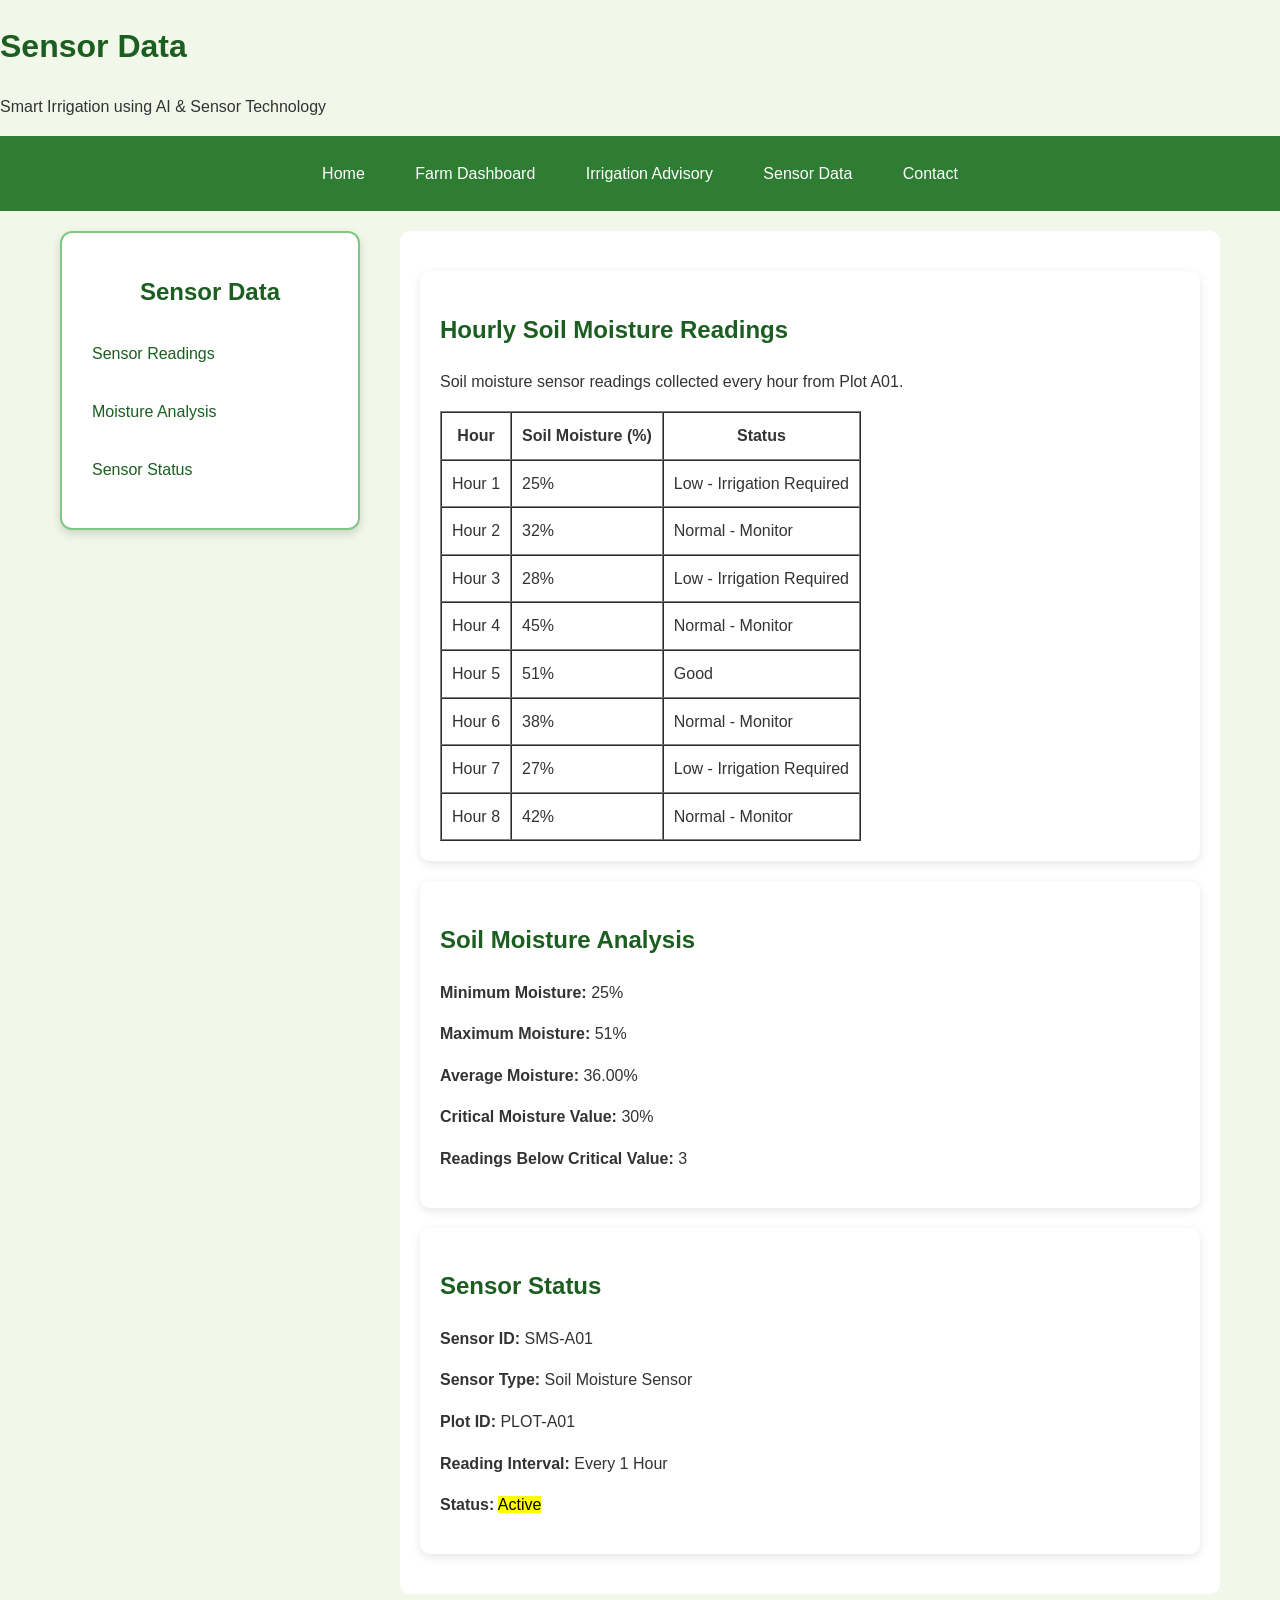
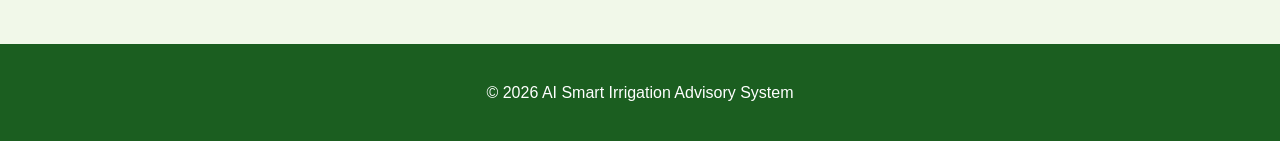
<file: sensor-data.html>
<!DOCTYPE html>
<html lang="en">

<head>

    <meta charset="UTF-8">

    <meta name="viewport"
          content="width=device-width, initial-scale=1.0">

    <title>Sensor Data</title>

    <link rel="stylesheet" href="style.css">

    <link rel="stylesheet" href="layout.css">

</head>


<body>


<header>

    <h1>Sensor Data</h1>

    <p>
        Smart Irrigation using AI &amp; Sensor Technology
    </p>

</header>


<nav>

    <ul>

        <li>
            <a href="index.html">Home</a>
        </li>

        <li>
            <a href="farm-info.html">Farm Dashboard</a>
        </li>

        <li>
            <a href="advisory.html">Irrigation Advisory</a>
        </li>

        <li>
            <a href="sensor-data.html">Sensor Data</a>
        </li>

        <li>
            <a href="contact.html">Contact</a>
        </li>

    </ul>

</nav>


<main class="page-container">


<aside class="sidebar">

    <h2>Sensor Data</h2>

    <ul>

        <li>
            <a href="#readings">Sensor Readings</a>
        </li>

        <li>
            <a href="#analysis">Moisture Analysis</a>
        </li>

        <li>
            <a href="#status">Sensor Status</a>
        </li>

    </ul>

</aside>


<section class="content">


<!-- ==========================================
     SENSOR READINGS
     ========================================== -->

<div class="info-section" id="readings">

    <h2>Hourly Soil Moisture Readings</h2>

    <p>
        Soil moisture sensor readings collected every hour
        from Plot A01.
    </p>


    <table border="1" cellpadding="10" cellspacing="0">

        <thead>

            <tr>

                <th>Hour</th>

                <th>Soil Moisture (%)</th>

                <th>Status</th>

            </tr>

        </thead>


        <tbody id="sensorTable">

        </tbody>

    </table>

</div>


<!-- ==========================================
     MOISTURE ANALYSIS
     ========================================== -->

<div class="info-section" id="analysis">

    <h2>Soil Moisture Analysis</h2>

    <p>

        <strong>Minimum Moisture:</strong>

        <span id="minimumMoisture"></span>%

    </p>


    <p>

        <strong>Maximum Moisture:</strong>

        <span id="maximumMoisture"></span>%

    </p>


    <p>

        <strong>Average Moisture:</strong>

        <span id="averageMoisture"></span>%

    </p>


    <p>

        <strong>Critical Moisture Value:</strong>

        <span id="criticalValue"></span>%

    </p>


    <p>

        <strong>Readings Below Critical Value:</strong>

        <span id="belowCritical"></span>

    </p>

</div>


<!-- ==========================================
     SENSOR STATUS
     ========================================== -->

<div class="info-section" id="status">

    <h2>Sensor Status</h2>

    <p>

        <strong>Sensor ID:</strong>
        SMS-A01

    </p>


    <p>

        <strong>Sensor Type:</strong>
        Soil Moisture Sensor

    </p>


    <p>

        <strong>Plot ID:</strong>
        PLOT-A01

    </p>


    <p>

        <strong>Reading Interval:</strong>
        Every 1 Hour

    </p>


    <p>

        <strong>Status:</strong>

        <mark>Active</mark>

    </p>

</div>


</section>

</main>


<footer>

    <p>
        &copy; 2026 AI Smart Irrigation Advisory System
    </p>

</footer>


<script>

/* ==========================================
   TASK 4: SENSOR READINGS ARRAY
   ========================================== */

// Soil moisture readings collected every hour

let readings = [
    25,
    32,
    28,
    45,
    51,
    38,
    27,
    42
];


// Critical soil moisture value

let criticalValue = 30;


/* ==========================================
   1. DISPLAY ALL SENSOR READINGS
   ========================================== */

let table = document.getElementById("sensorTable");

for (let i = 0; i < readings.length; i++) {

    let row = table.insertRow();

    let hourCell = row.insertCell(0);

    let moistureCell = row.insertCell(1);

    let statusCell = row.insertCell(2);


    hourCell.innerHTML =
        "Hour " + (i + 1);


    moistureCell.innerHTML =
        readings[i] + "%";


    // Check moisture status

    if (readings[i] < criticalValue) {

        statusCell.innerHTML =
            "Low - Irrigation Required";

    }

    else if (readings[i] <= 50) {

        statusCell.innerHTML =
            "Normal - Monitor";

    }

    else {

        statusCell.innerHTML =
            "Good";

    }

}


/* ==========================================
   2. FIND MINIMUM MOISTURE
   ========================================== */

let minimum =
    Math.min(...readings);


/* ==========================================
   3. FIND MAXIMUM MOISTURE
   ========================================== */

let maximum =
    Math.max(...readings);


/* ==========================================
   4. CALCULATE AVERAGE MOISTURE
   ========================================== */

let total = 0;


for (let value of readings) {

    total = total + value;

}


let average =
    total / readings.length;


/* ==========================================
   5. COUNT READINGS BELOW CRITICAL VALUE
   ========================================== */

let countBelowCritical = 0;


for (let value of readings) {

    if (value < criticalValue) {

        countBelowCritical++;

    }

}


/* ==========================================
   DISPLAY ANALYSIS RESULTS
   ========================================== */

document.getElementById("minimumMoisture").innerHTML =
    minimum;


document.getElementById("maximumMoisture").innerHTML =
    maximum;


document.getElementById("averageMoisture").innerHTML =
    average.toFixed(2);


document.getElementById("criticalValue").innerHTML =
    criticalValue;


document.getElementById("belowCritical").innerHTML =
    countBelowCritical;


/* ==========================================
   ALERT
   ========================================== */

alert(
    "Soil Moisture Analysis\n\n" +

    "Minimum Moisture: " +
    minimum + "%\n" +

    "Maximum Moisture: " +
    maximum + "%\n" +

    "Average Moisture: " +
    average.toFixed(2) + "%\n" +

    "Readings Below Critical Value: " +
    countBelowCritical
);

</script>


</body>

</html>
</file>
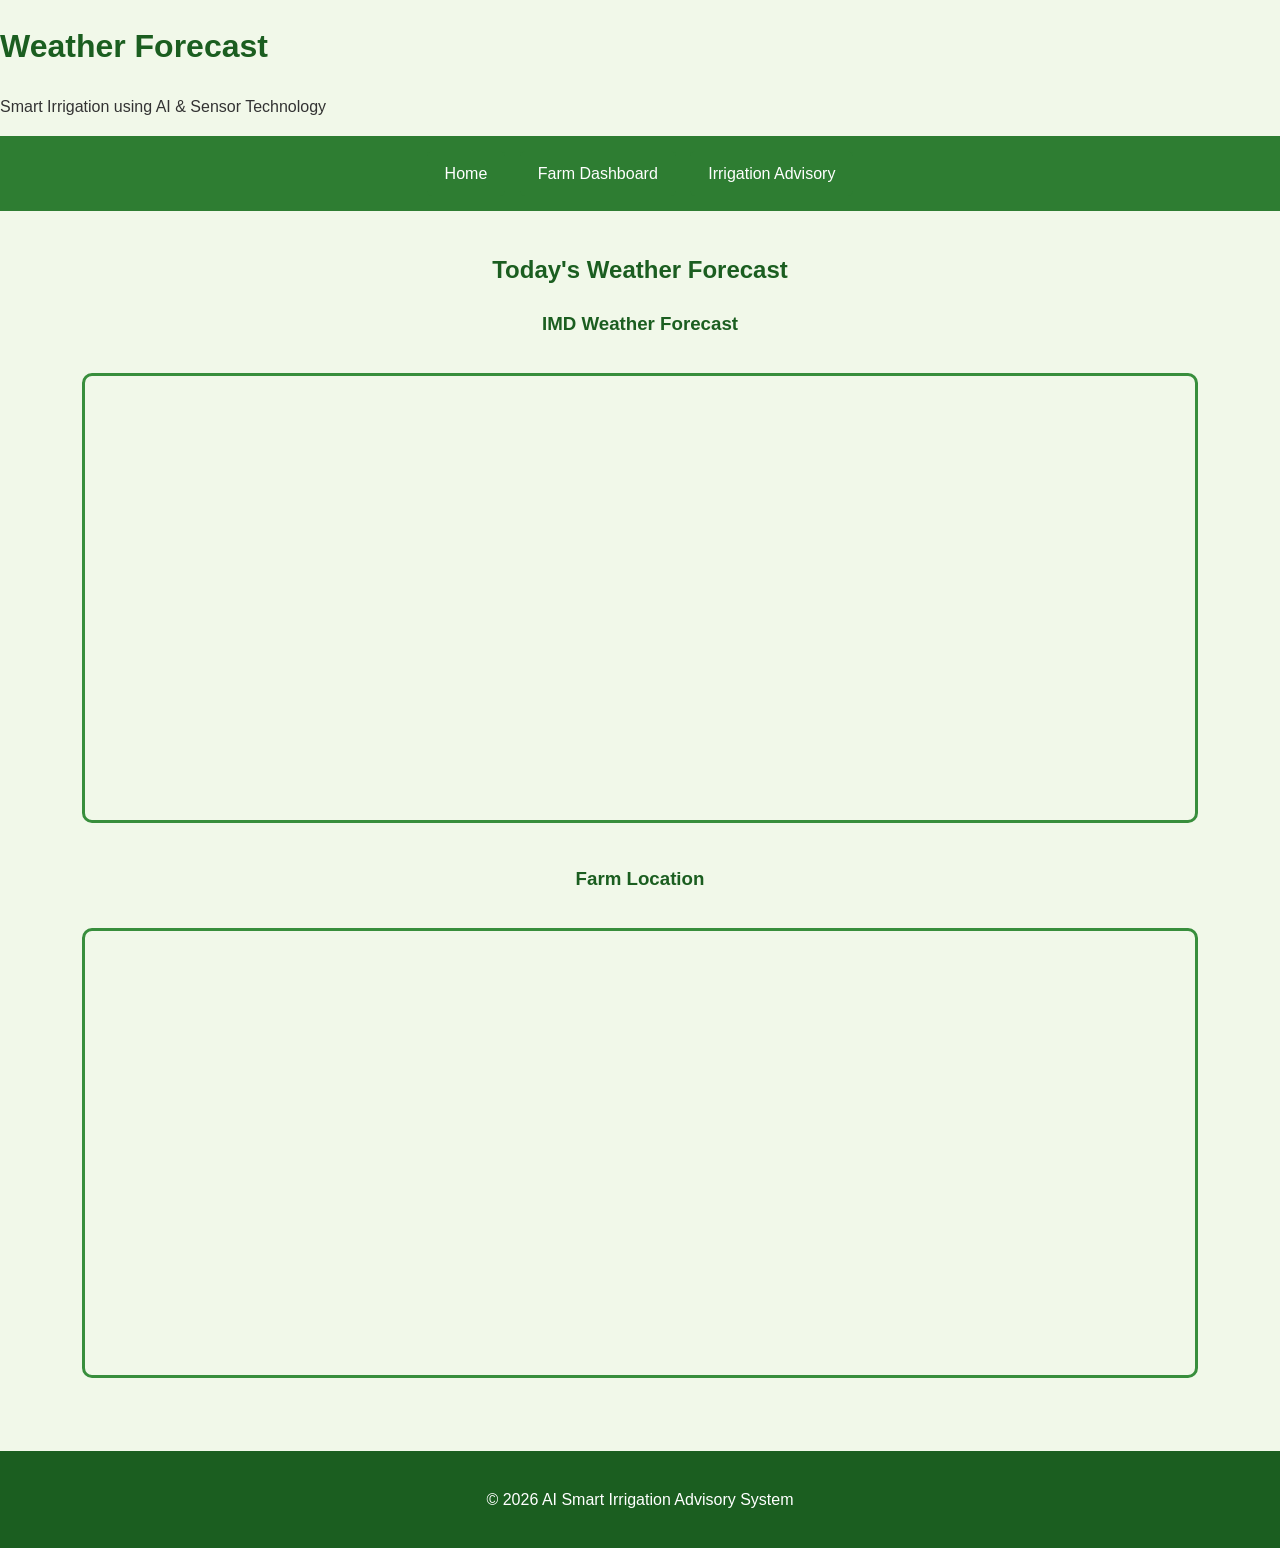
<file: weather.html>
<!DOCTYPE html>
<html lang="en">

<head>

    <meta charset="UTF-8">

    <meta name="viewport"
          content="width=device-width, initial-scale=1.0">

    <title>Weather Forecast</title>

    <link rel="stylesheet" href="style.css">

</head>


<body>


<header>

    <h1>Weather Forecast</h1>

    <p>
        Smart Irrigation using AI &amp; Sensor Technology
    </p>

</header>


<nav>

    <ul>

        <li><a href="index.html">Home</a></li>

        <li><a href="farm-info.html">Farm Dashboard</a></li>

        <li><a href="advisory.html">Irrigation Advisory</a></li>

    </ul>

</nav>


<section class="weather-container">


<h2>Today's Weather Forecast</h2>


<h3>IMD Weather Forecast</h3>


<iframe
    class="weather-frame"
    src="https://mausam.imd.gov.in/"
    title="IMD Weather Forecast">
</iframe>


<h3>Farm Location</h3>


<iframe
    class="weather-frame"
    src="https://www.google.com/maps?q=Pune,Maharashtra&output=embed"
    title="Farm Location">
</iframe>


</section>


<footer>

    <p>
        &copy; 2026 AI Smart Irrigation Advisory System</p>
</footer>

</body>
</html>
</file>
<file: style.css>
* {
    box-sizing: border-box;
}

body {
    font-family: Arial, Helvetica, sans-serif;
    background-color: #f1f8e9;
    color: #333333;
    margin: 0;
    padding: 0;
    line-height: 1.6;
}

h1,
h2,
h3 {
    color: #1b5e20;
}

p {
    font-size: 16px;
}

a {
    color: #2e7d32;
}

hr {
    border: 0;
    border-top: 2px solid #81c784;
}

nav {
    background-color: #2e7d32;
    padding: 10px;
}

nav ul {
    list-style-type: none;
    padding: 0;
    margin: 0;
    text-align: center;
}

nav li {
    display: inline-block;
    margin: 5px;
}

nav a {
    display: inline-block;
    color: white;
    background-color: #2e7d32;
    padding: 10px 18px;
    text-decoration: none;
    border-radius: 5px;
}

nav a:hover {
    background-color: #f9a825;
    color: black;
    text-decoration: underline;
}

.sidebar {
    background-color: white;
    border: 2px solid #81c784;
    box-shadow: 0 4px 10px rgba(0, 0, 0, 0.15);
    padding: 20px;
    border-radius: 12px;
    margin: 20px;
}

.sidebar h2 {
    text-align: center;
    color: #1b5e20;
}

.sidebar ul {
    list-style-type: none;
    padding: 0;
}

.sidebar li {
    margin: 12px 0;
}

.sidebar a {
    display: block;
    padding: 10px;
    color: #1b5e20;
    text-decoration: none;
    border-radius: 5px;
}

.sidebar a:hover {
    background-color: #c8e6c9;
    color: #0d3b13;
}

.card-container {
    text-align: center;
    padding: 20px;
}

.farm-card {
    display: inline-block;
    width: 220px;
    min-height: 200px;
    margin: 15px;
    padding: 20px;
    border: 2px solid #66bb6a;
    border-radius: 10px;
    background-color: white;
    box-shadow: 0 5px 12px rgba(0, 0, 0, 0.15);
    text-align: center;
    vertical-align: top;
    transition: 0.3s;
}

.farm-card:hover {
    transform: translateY(-5px);
    box-shadow: 0 8px 18px rgba(0, 0, 0, 0.25);
}

.farm-card h3 {
    color: #2e7d32;
}

.farm-card a {
    display: inline-block;
    background-color: #2e7d32;
    color: white;
    padding: 8px 15px;
    text-decoration: none;
    border-radius: 5px;
}

.farm-card a:hover {
    background-color: #f9a825;
    color: black;
}

.gallery {
    text-align: center;
    padding: 20px;
}

.gallery figure {
    display: inline-block;
    margin: 15px;
    vertical-align: top;
    background-color: white;
    padding: 10px;
    border-radius: 10px;
    box-shadow: 0 4px 10px rgba(0, 0, 0, 0.15);
}

.gallery img {
    width: 220px;
    height: 160px;
    object-fit: cover;
    border: 3px solid #388e3c;
    border-radius: 8px;
    transition: transform 0.4s ease;
}

.gallery img:hover {
    transform: scale(1.1);
}

.gallery figcaption {
    font-weight: bold;
    color: #1b5e20;
    padding: 8px;
}

.advisory-box {
    max-width: 700px;
    margin: 30px auto;
    padding: 25px;
    background-color: white;
    border-left: 8px solid #2e7d32;
    border-radius: 10px;
    box-shadow: 0 5px 15px rgba(0, 0, 0, 0.15);
}

.advisory-box strong {
    color: #1b5e20;
}

.stress-high {
    color: #c62828;
    font-weight: bold;
}

.stress-medium {
    color: #ef6c00;
    font-weight: bold;
}

.stress-low {
    color: #2e7d32;
    font-weight: bold;
}

.info-section {
    background-color: white;
    margin: 20px auto;
    padding: 20px;
    max-width: 900px;
    border-radius: 10px;
    box-shadow: 0 3px 10px rgba(0, 0, 0, 0.1);
}

.info-section ol,
.info-section ul {
    padding-left: 30px;
}

.info-section li {
    margin: 8px 0;
}

.info-section dt {
    font-weight: bold;
    color: #1b5e20;
    margin-top: 10px;
}

.info-section dd {
    margin-left: 20px;
}

.sensor-container {
    display: flex;
    justify-content: center;
    flex-wrap: wrap;
    gap: 20px;
    padding: 20px;
}

.sensor-card {
    width: 220px;
    padding: 20px;
    background-color: white;
    border: 2px solid #81c784;
    border-radius: 10px;
    text-align: center;
    box-shadow: 0 4px 10px rgba(0, 0, 0, 0.15);
}

.sensor-value {
    font-size: 30px;
    font-weight: bold;
    color: #2e7d32;
}

.plot-container {
    display: flex;
    justify-content: center;
    flex-wrap: wrap;
    gap: 20px;
    padding: 20px;
}

.plot-card {
    width: 280px;
    background-color: white;
    border: 2px solid #66bb6a;
    border-radius: 10px;
    padding: 20px;
    box-shadow: 0 4px 10px rgba(0, 0, 0, 0.15);
}

.plot-card h3 {
    border-bottom: 2px solid #81c784;
    padding-bottom: 8px;
}

.weather-container {
    text-align: center;
    padding: 20px;
}

.weather-frame {
    width: 90%;
    height: 450px;
    border: 3px solid #388e3c;
    border-radius: 10px;
    margin: 15px auto;
}

.media-container {
    text-align: center;
    padding: 20px;
}

.media-container video {
    max-width: 90%;
    border: 4px solid #2e7d32;
    border-radius: 10px;
}

.media-container audio {
    margin: 20px;
    width: 80%;
}

.offer-box {
    background-color: #ffeb3b;
    color: #d84315;
    font-size: 22px;
    font-weight: bold;
    text-align: center;
    padding: 20px;
    margin: 25px 0;
    border-radius: 10px;
    box-shadow: 0 0 15px #ff9800;
    text-shadow: 1px 1px 2px white;
    animation: glow 1.5s infinite alternate;
}

@keyframes glow {

    from {
        box-shadow: 0 0 5px #ff9800;
    }

    to {
        box-shadow: 0 0 25px #ff5722;
    }
}

footer {
    background-color: #1b5e20;
    color: white;
    text-align: center;
    padding: 20px;
    margin-top: 30px;
}

footer p {
    color: white;
}

section {
    padding: 20px;
}

@media screen and (max-width: 768px) {

    nav li {
        display: block;
        margin: 5px;
    }

    nav a {
        width: 90%;
    }

    .farm-card {
        width: 80%;
        margin: 10px auto;
    }

    .gallery img {
        width: 90%;
        height: auto;
    }

    .sensor-container,
    .plot-container {
        flex-direction: column;
        align-items: center;
    }

    .weather-frame {
        width: 100%;
    }
}
</file>
<file: layout.css>
.page-container {
    display: flex;
    align-items: flex-start;
    max-width: 1200px;
    margin: 0 auto;
    min-height: 500px;
}

.sidebar {
    width: 25%;
    flex-shrink: 0;
    margin: 20px;
    padding: 20px;
}

.content {
    width: 75%;
    padding: 20px;
    margin: 20px;
    background-color: white;
    border-radius: 10px;
    min-height: 450px;
}

footer {
    clear: both;
    width: 100%;
}

@media screen and (max-width: 768px) {

    .page-container {
        flex-direction: column;
        width: 100%;
    }

    .sidebar,
    .content {
        width: auto;
        margin: 15px;
    }

    .sidebar {
        order: 1;
    }

    .content {
        order: 2;
    }
}
</file>
<file: form.css>
form {

    width: 80%;

    max-width: 700px;

    margin: 30px auto;

    background-color: white;

    padding: 25px;

    border-radius: 12px;

    box-shadow: 0 5px 15px rgba(0, 0, 0, 0.15);

}

fieldset {

    border: 2px solid #4caf50;

    border-radius: 10px;

    padding: 20px;

    margin-bottom: 20px;

}

legend {

    color: #1b5e20;

    font-size: 20px;

    font-weight: bold;

    padding: 0 10px;

}

label {

    display: inline-block;

    font-weight: bold;

    color: #333333;

    margin-bottom: 5px;

}

input[type="text"],
input[type="tel"],
input[type="email"],
input[type="date"],
input[type="file"],
select {

    width: 95%;

    padding: 12px;

    margin-top: 5px;

    margin-bottom: 15px;

    border: 1px solid #999999;

    border-radius: 6px;

    box-sizing: border-box;

    font-size: 15px;

}

input:focus,
select:focus {

    outline: none;

    border: 2px solid #2e7d32;

    background-color: #f1f8e9;

}

input[type="submit"] {

    background-color: #2e7d32;

    color: white;

    padding: 12px 25px;

    border: none;

    border-radius: 6px;

    cursor: pointer;

    font-size: 16px;

}

input[type="submit"]:hover {

    background-color: #f9a825;

    color: black;

}

input[type="reset"] {

    background-color: #757575;

    color: white;

    padding: 12px 25px;

    border: none;

    border-radius: 6px;

    cursor: pointer;

    font-size: 16px;

    margin-left: 10px;

}

input[type="reset"]:hover {

    background-color: #424242;

}

@media screen and (max-width: 600px) {

    form {

        width: 90%;

        padding: 15px;

    }

    input[type="submit"],
    input[type="reset"] {

        width: 100%;

        margin: 5px 0;

    }

}

.invalid {
    border: 2px solid red;
    background-color: #ffecec;
}

.error-message {
    color: red;
    font-size: 14px;
    margin-left: 10px;
    display: inline-block;
}
</file>
<file: table.css>
/* =====================================================
   TASK 7: SOIL MOISTURE & IRRIGATION TABLE
   ===================================================== */


/* Table */

.irrigation-table {

    width: 95%;

    margin: 30px auto;

    border-collapse: collapse;

    background-color: white;

    box-shadow: 0 4px 12px rgba(0, 0, 0, 0.15);

}


/* Caption */

.irrigation-table caption {

    font-size: 24px;

    font-weight: bold;

    color: #1b5e20;

    padding: 15px;

}


/* Table cells */

.irrigation-table th,
.irrigation-table td {

    border: 1px solid #555555;

    padding: 12px;

    text-align: center;

}


/* Table heading */

.irrigation-table th {

    background-color: #2e7d32;

    color: white;

}


/* Even rows */

.irrigation-table tbody tr:nth-child(even) {

    background-color: #e8f5e9;

}


/* Odd rows */

.irrigation-table tbody tr:nth-child(odd) {

    background-color: #ffffff;

}


/* Row hover */

.irrigation-table tbody tr:hover {

    background-color: #c8e6c9;

}


/* Table footer */

.irrigation-table tfoot {

    background-color: #a5d6a7;

    font-weight: bold;

}


/* =====================================================
   RESPONSIVE TABLE
   ===================================================== */

@media screen and (max-width: 768px) {

    .irrigation-table {

        width: 100%;

        font-size: 12px;

    }

    .irrigation-table th,
    .irrigation-table td {

        padding: 7px;

    }

}
</file>
